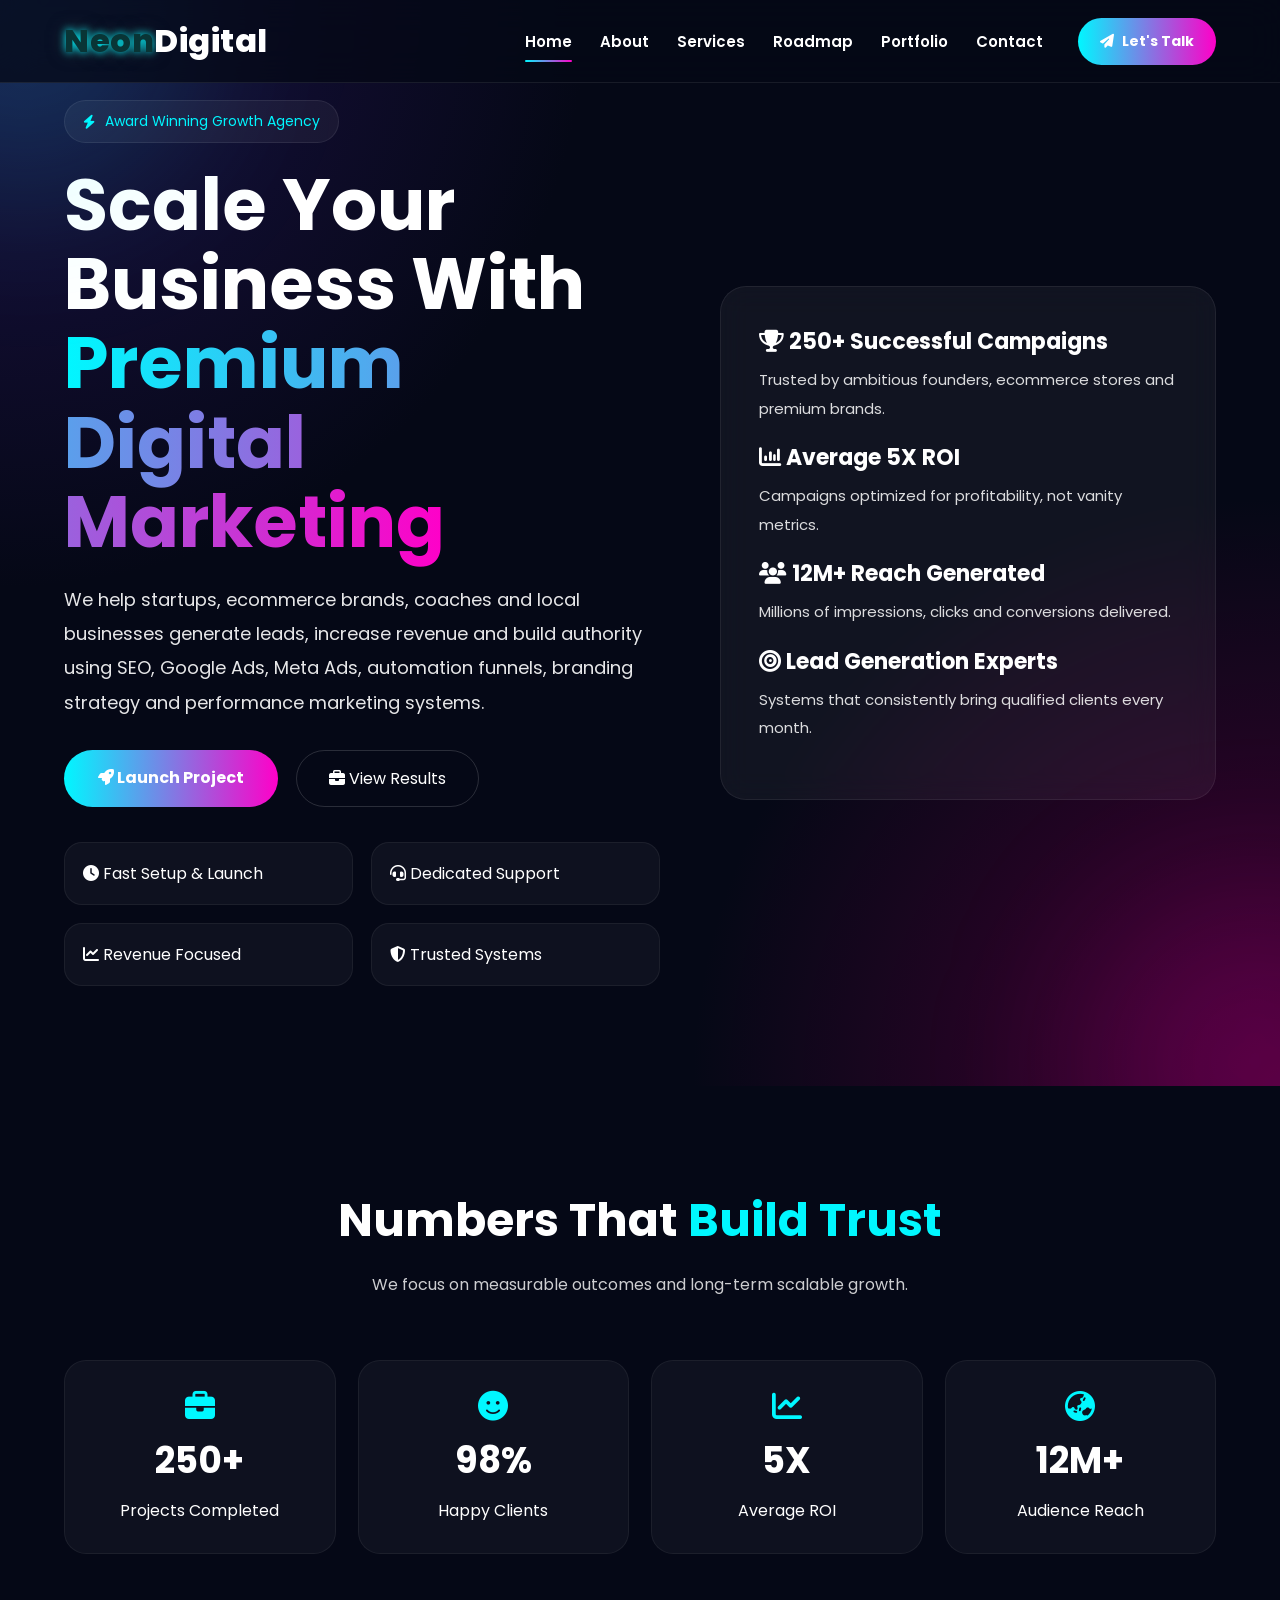
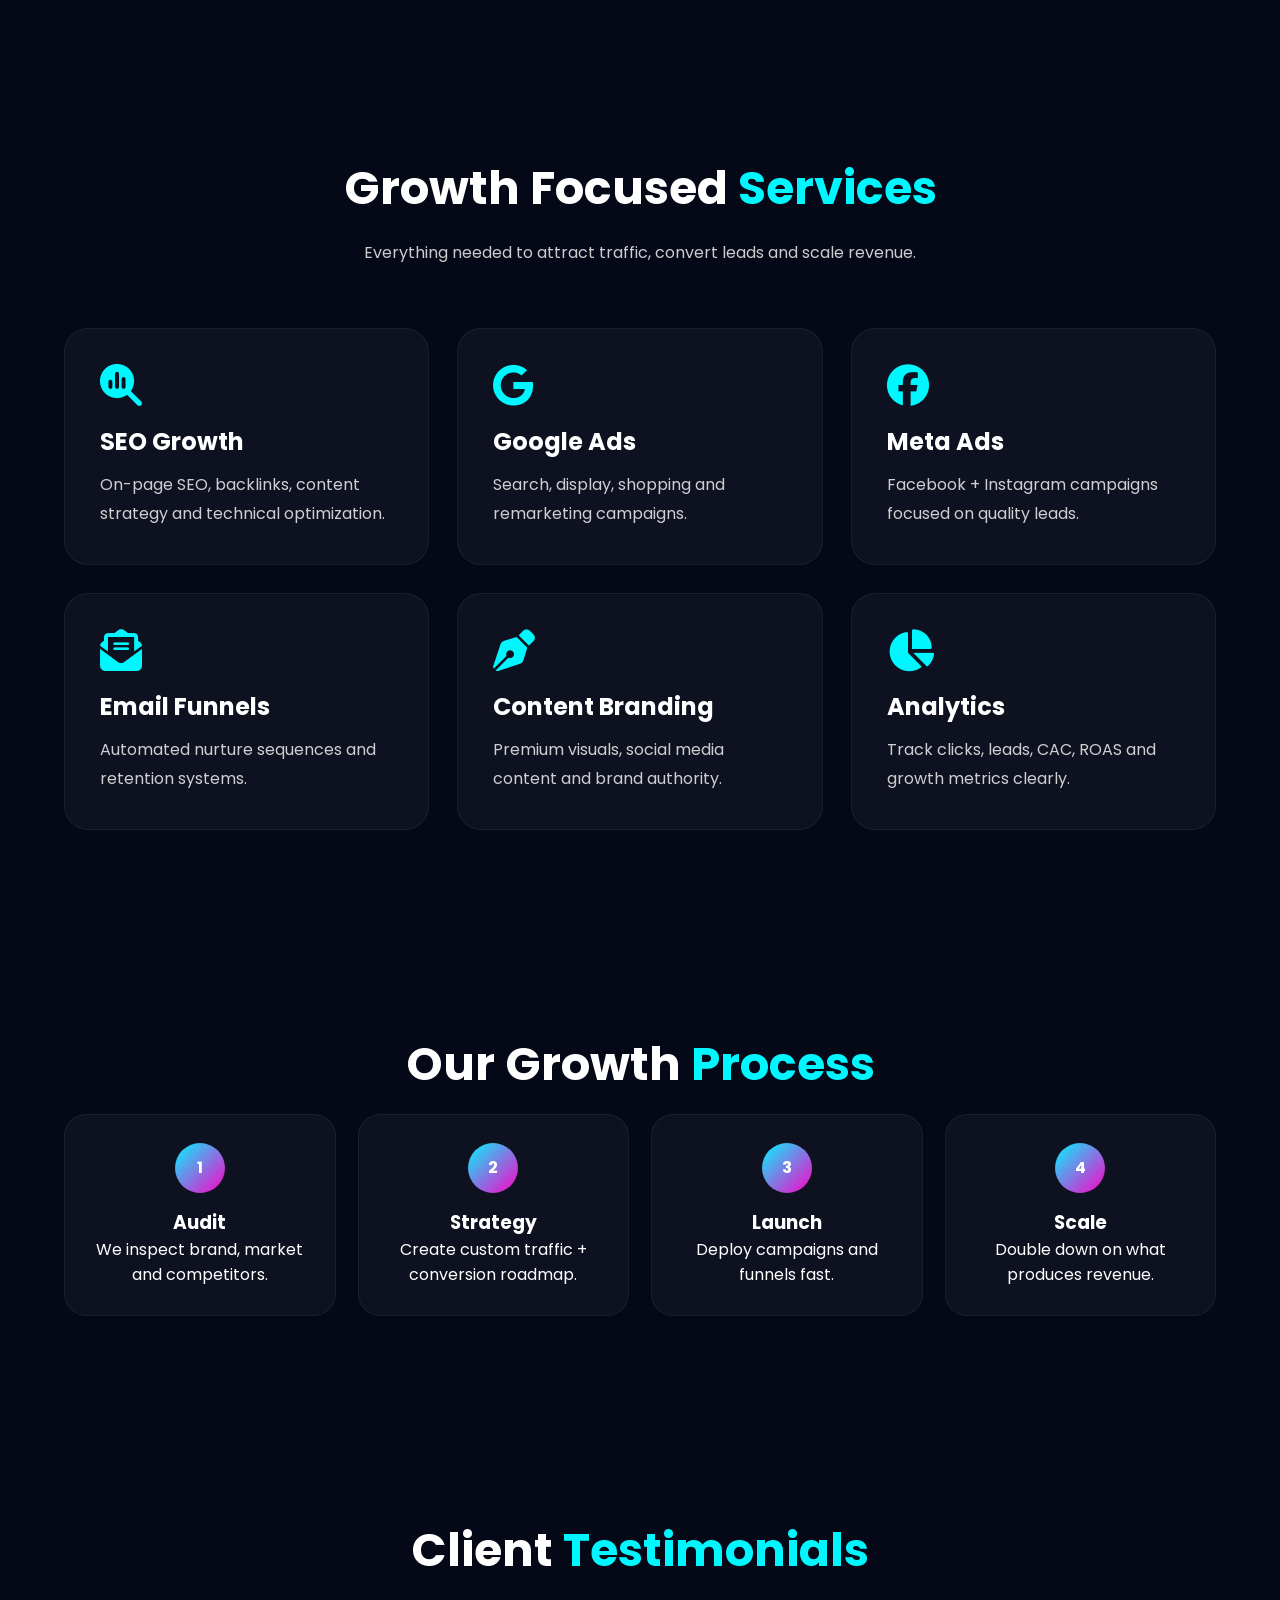
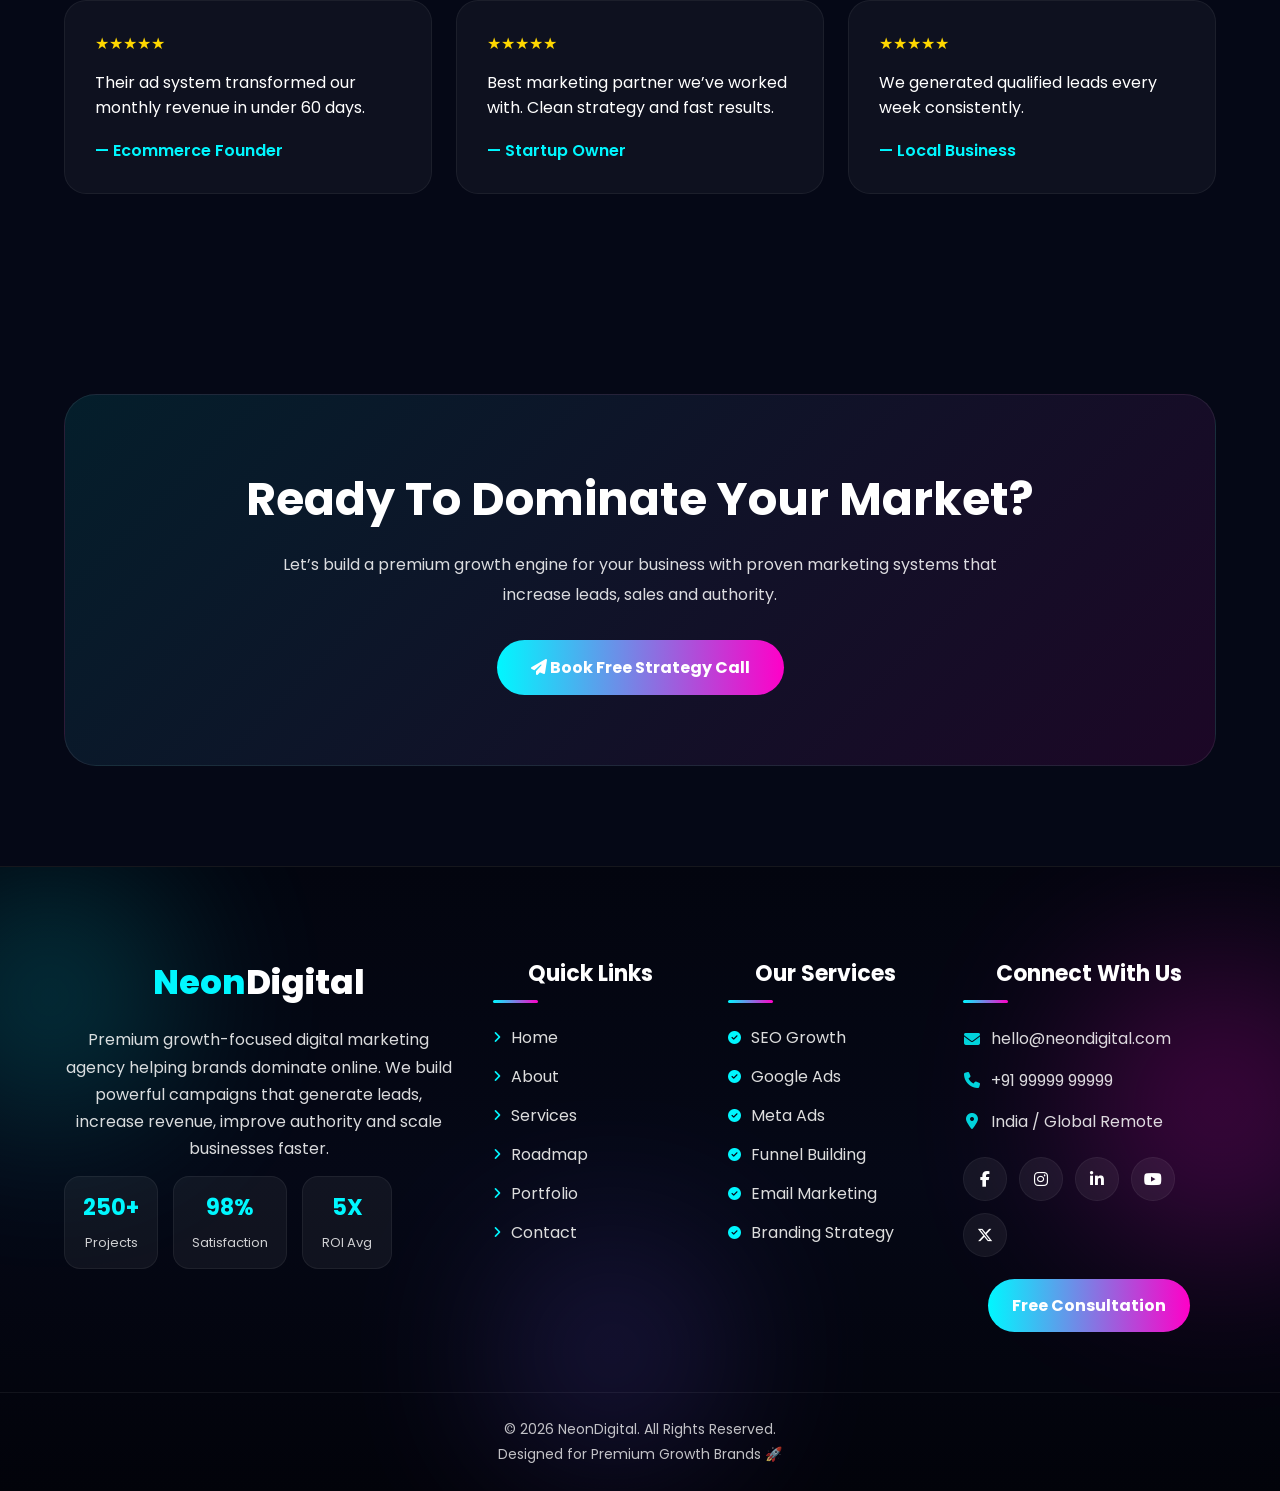
<file: index.html>
<!DOCTYPE html>
<html lang="en">
<head>
<meta charset="UTF-8">
<meta name="viewport" content="width=device-width, initial-scale=1.0">
<title>NeonDigital - Premium Growth Marketing Agency</title>

<link rel="stylesheet" href="style.css">
<link rel="stylesheet" href="https://cdnjs.cloudflare.com/ajax/libs/font-awesome/6.5.0/css/all.min.css">

<style>

/* ===== HOME PAGE EXTRA PREMIUM ===== */

.hero{
position:relative;
overflow:hidden;
}

.hero::before{
content:"";
position:absolute;
top:-150px;
left:-150px;
width:350px;
height:350px;
border-radius:50%;
background:#00f7ff22;
filter:blur(80px);
animation:moveGlow 7s infinite alternate;
}

.hero::after{
content:"";
position:absolute;
right:-150px;
bottom:-150px;
width:350px;
height:350px;
border-radius:50%;
background:#ff00c822;
filter:blur(80px);
animation:moveGlow2 7s infinite alternate;
}

@keyframes moveGlow{
from{transform:translate(0,0);}
to{transform:translate(80px,80px);}
}

@keyframes moveGlow2{
from{transform:translate(0,0);}
to{transform:translate(-80px,-80px);}
}

.hero-badge{
display:inline-flex;
gap:10px;
align-items:center;
padding:10px 18px;
border-radius:40px;
background:rgba(255,255,255,.05);
border:1px solid rgba(255,255,255,.08);
margin-bottom:22px;
color:#00f7ff;
font-size:14px;
}

.hero h1{
font-size:72px;
line-height:1.1;
margin-bottom:22px;
}

.hero p{
font-size:18px;
line-height:1.9;
max-width:650px;
opacity:.9;
margin-bottom:30px;
}

.hero-buttons{
display:flex;
gap:18px;
flex-wrap:wrap;
margin-top:25px;
}

.btn-outline{
display:inline-block;
padding:15px 32px;
border-radius:40px;
border:1px solid rgba(255,255,255,.15);
}

.hero-mini{
display:grid;
grid-template-columns:repeat(2,1fr);
gap:18px;
margin-top:35px;
}

.hero-mini-box{
padding:18px;
border-radius:18px;
background:rgba(255,255,255,.04);
border:1px solid rgba(255,255,255,.06);
}

.hero-box{
padding:38px;
border-radius:26px;
background:rgba(255,255,255,.05);
border:1px solid rgba(255,255,255,.07);
backdrop-filter:blur(14px);
animation:floatCard 4s ease-in-out infinite;
}

@keyframes floatCard{
50%{transform:translateY(-12px);}
}

.hero-box h3{
font-size:22px;
margin-bottom:8px;
}

.hero-box p{
margin-bottom:18px;
font-size:15px;
opacity:.85;
}

.stats-home{
display:grid;
grid-template-columns:repeat(4,1fr);
gap:22px;
margin-top:20px;
}

.stat-box{
padding:30px;
border-radius:22px;
text-align:center;
background:rgba(255,255,255,.04);
border:1px solid rgba(255,255,255,.06);
transition:.4s;
}

.stat-box:hover{
transform:translateY(-8px);
}

.stat-box i{
font-size:30px;
color:#00f7ff;
margin-bottom:12px;
}

.stat-box h3{
font-size:36px;
margin-bottom:10px;
}

.process-grid{
display:grid;
grid-template-columns:repeat(4,1fr);
gap:22px;
}

.step-box{
padding:28px;
border-radius:22px;
background:rgba(255,255,255,.04);
border:1px solid rgba(255,255,255,.06);
text-align:center;
}

.step-number{
width:50px;
height:50px;
border-radius:50%;
display:flex;
align-items:center;
justify-content:center;
margin:auto;
margin-bottom:15px;
background:linear-gradient(135deg,#00f7ff,#ff00c8);
font-weight:700;
}

.testimonials{
display:grid;
grid-template-columns:repeat(3,1fr);
gap:24px;
}

.review{
padding:30px;
border-radius:22px;
background:rgba(255,255,255,.04);
border:1px solid rgba(255,255,255,.06);
}

.review-stars{
color:#ffd700;
margin-bottom:14px;
}

.review-user{
margin-top:18px;
font-weight:600;
color:#00f7ff;
}

.cta-home{
padding:70px;
border-radius:32px;
text-align:center;
background:linear-gradient(135deg,#00f7ff18,#ff00c818);
border:1px solid rgba(255,255,255,.08);
}

.cta-home h2{
font-size:46px;
margin-bottom:16px;
}

.cta-home p{
max-width:760px;
margin:auto;
line-height:1.9;
opacity:.85;
margin-bottom:30px;
}

/* MOBILE */

@media(max-width:1100px){

.hero-grid,
.stats-home,
.process-grid,
.testimonials{
grid-template-columns:1fr 1fr;
}

.hero h1{
font-size:54px;
}

}

@media(max-width:768px){

.hero{
padding-top:130px;
padding-bottom:80px;
}

.hero-grid,
.stats-home,
.process-grid,
.testimonials,
.hero-mini{
grid-template-columns:1fr;
}

.hero h1{
font-size:40px;
}

.hero-buttons{
flex-direction:column;
align-items:flex-start;
}

.cta-home{
padding:35px 22px;
}

.cta-home h2{
font-size:30px;
}

}

</style>
</head>

<body>

<!-- HEADER -->
<div id="header"></div>

<!-- HERO -->
<section class="hero">
<div class="container hero-grid">

<div>

<div class="hero-badge">
<i class="fa-solid fa-bolt"></i>
Award Winning Growth Agency
</div>

<h1>
Scale Your Business With <span>Premium Digital Marketing</span>
</h1>

<p>
We help startups, ecommerce brands, coaches and local businesses
generate leads, increase revenue and build authority using SEO,
Google Ads, Meta Ads, automation funnels, branding strategy and
performance marketing systems.
</p>

<div class="hero-buttons">
<a href="contact.html" class="btn">
<i class="fa-solid fa-rocket"></i> Launch Project
</a>

<a href="portfolio.html" class="btn-outline">
<i class="fa-solid fa-briefcase"></i> View Results
</a>
</div>

<div class="hero-mini">

<div class="hero-mini-box">
<i class="fa-solid fa-clock"></i>
 Fast Setup & Launch
</div>

<div class="hero-mini-box">
<i class="fa-solid fa-headset"></i>
 Dedicated Support
</div>

<div class="hero-mini-box">
<i class="fa-solid fa-chart-line"></i>
 Revenue Focused
</div>

<div class="hero-mini-box">
<i class="fa-solid fa-shield-halved"></i>
 Trusted Systems
</div>

</div>

</div>

<div class="hero-box">

<h3><i class="fa-solid fa-trophy"></i> 250+ Successful Campaigns</h3>
<p>Trusted by ambitious founders, ecommerce stores and premium brands.</p>

<h3><i class="fa-solid fa-chart-column"></i> Average 5X ROI</h3>
<p>Campaigns optimized for profitability, not vanity metrics.</p>

<h3><i class="fa-solid fa-users"></i> 12M+ Reach Generated</h3>
<p>Millions of impressions, clicks and conversions delivered.</p>

<h3><i class="fa-solid fa-bullseye"></i> Lead Generation Experts</h3>
<p>Systems that consistently bring qualified clients every month.</p>

</div>

</div>
</section>

<!-- STATS -->
<section>
<div class="container">

<h2 class="title">Numbers That <span>Build Trust</span></h2>
<p class="subtitle">
We focus on measurable outcomes and long-term scalable growth.
</p>

<div class="stats-home">

<div class="stat-box">
<i class="fa-solid fa-briefcase"></i>
<h3>250+</h3>
<p>Projects Completed</p>
</div>

<div class="stat-box">
<i class="fa-solid fa-face-smile"></i>
<h3>98%</h3>
<p>Happy Clients</p>
</div>

<div class="stat-box">
<i class="fa-solid fa-chart-line"></i>
<h3>5X</h3>
<p>Average ROI</p>
</div>

<div class="stat-box">
<i class="fa-solid fa-earth-asia"></i>
<h3>12M+</h3>
<p>Audience Reach</p>
</div>

</div>

</div>
</section>

<!-- SERVICES -->
<section>
<div class="container">

<h2 class="title">Growth Focused <span>Services</span></h2>
<p class="subtitle">
Everything needed to attract traffic, convert leads and scale revenue.
</p>

<div class="grid-3">

<div class="card">
<i class="fa-solid fa-magnifying-glass-chart"></i>
<h3>SEO Growth</h3>
<p>On-page SEO, backlinks, content strategy and technical optimization.</p>
</div>

<div class="card">
<i class="fa-brands fa-google"></i>
<h3>Google Ads</h3>
<p>Search, display, shopping and remarketing campaigns.</p>
</div>

<div class="card">
<i class="fa-brands fa-facebook"></i>
<h3>Meta Ads</h3>
<p>Facebook + Instagram campaigns focused on quality leads.</p>
</div>

<div class="card">
<i class="fa-solid fa-envelope-open-text"></i>
<h3>Email Funnels</h3>
<p>Automated nurture sequences and retention systems.</p>
</div>

<div class="card">
<i class="fa-solid fa-pen-nib"></i>
<h3>Content Branding</h3>
<p>Premium visuals, social media content and brand authority.</p>
</div>

<div class="card">
<i class="fa-solid fa-chart-pie"></i>
<h3>Analytics</h3>
<p>Track clicks, leads, CAC, ROAS and growth metrics clearly.</p>
</div>

</div>

</div>
</section>

<!-- PROCESS -->
<section>
<div class="container">

<h2 class="title">Our Growth <span>Process</span></h2>

<div class="process-grid">

<div class="step-box">
<div class="step-number">1</div>
<h3>Audit</h3>
<p>We inspect brand, market and competitors.</p>
</div>

<div class="step-box">
<div class="step-number">2</div>
<h3>Strategy</h3>
<p>Create custom traffic + conversion roadmap.</p>
</div>

<div class="step-box">
<div class="step-number">3</div>
<h3>Launch</h3>
<p>Deploy campaigns and funnels fast.</p>
</div>

<div class="step-box">
<div class="step-number">4</div>
<h3>Scale</h3>
<p>Double down on what produces revenue.</p>
</div>

</div>

</div>
</section>

<!-- TESTIMONIALS -->
<section>
<div class="container">

<h2 class="title">Client <span>Testimonials</span></h2>

<div class="testimonials">

<div class="review">
<div class="review-stars">★★★★★</div>
<p>
Their ad system transformed our monthly revenue in under 60 days.
</p>
<div class="review-user">— Ecommerce Founder</div>
</div>

<div class="review">
<div class="review-stars">★★★★★</div>
<p>
Best marketing partner we’ve worked with. Clean strategy and fast results.
</p>
<div class="review-user">— Startup Owner</div>
</div>

<div class="review">
<div class="review-stars">★★★★★</div>
<p>
We generated qualified leads every week consistently.
</p>
<div class="review-user">— Local Business</div>
</div>

</div>

</div>
</section>

<!-- CTA -->
<section>
<div class="container">

<div class="cta-home">

<h2>Ready To Dominate Your Market?</h2>

<p>
Let’s build a premium growth engine for your business with proven
marketing systems that increase leads, sales and authority.
</p>

<a href="contact.html" class="btn">
<i class="fa-solid fa-paper-plane"></i> Book Free Strategy Call
</a>

</div>

</div>
</section>

<!-- FOOTER -->
<div id="footer"></div>

<script src="script.js"></script>
</body>
</html>
</file>
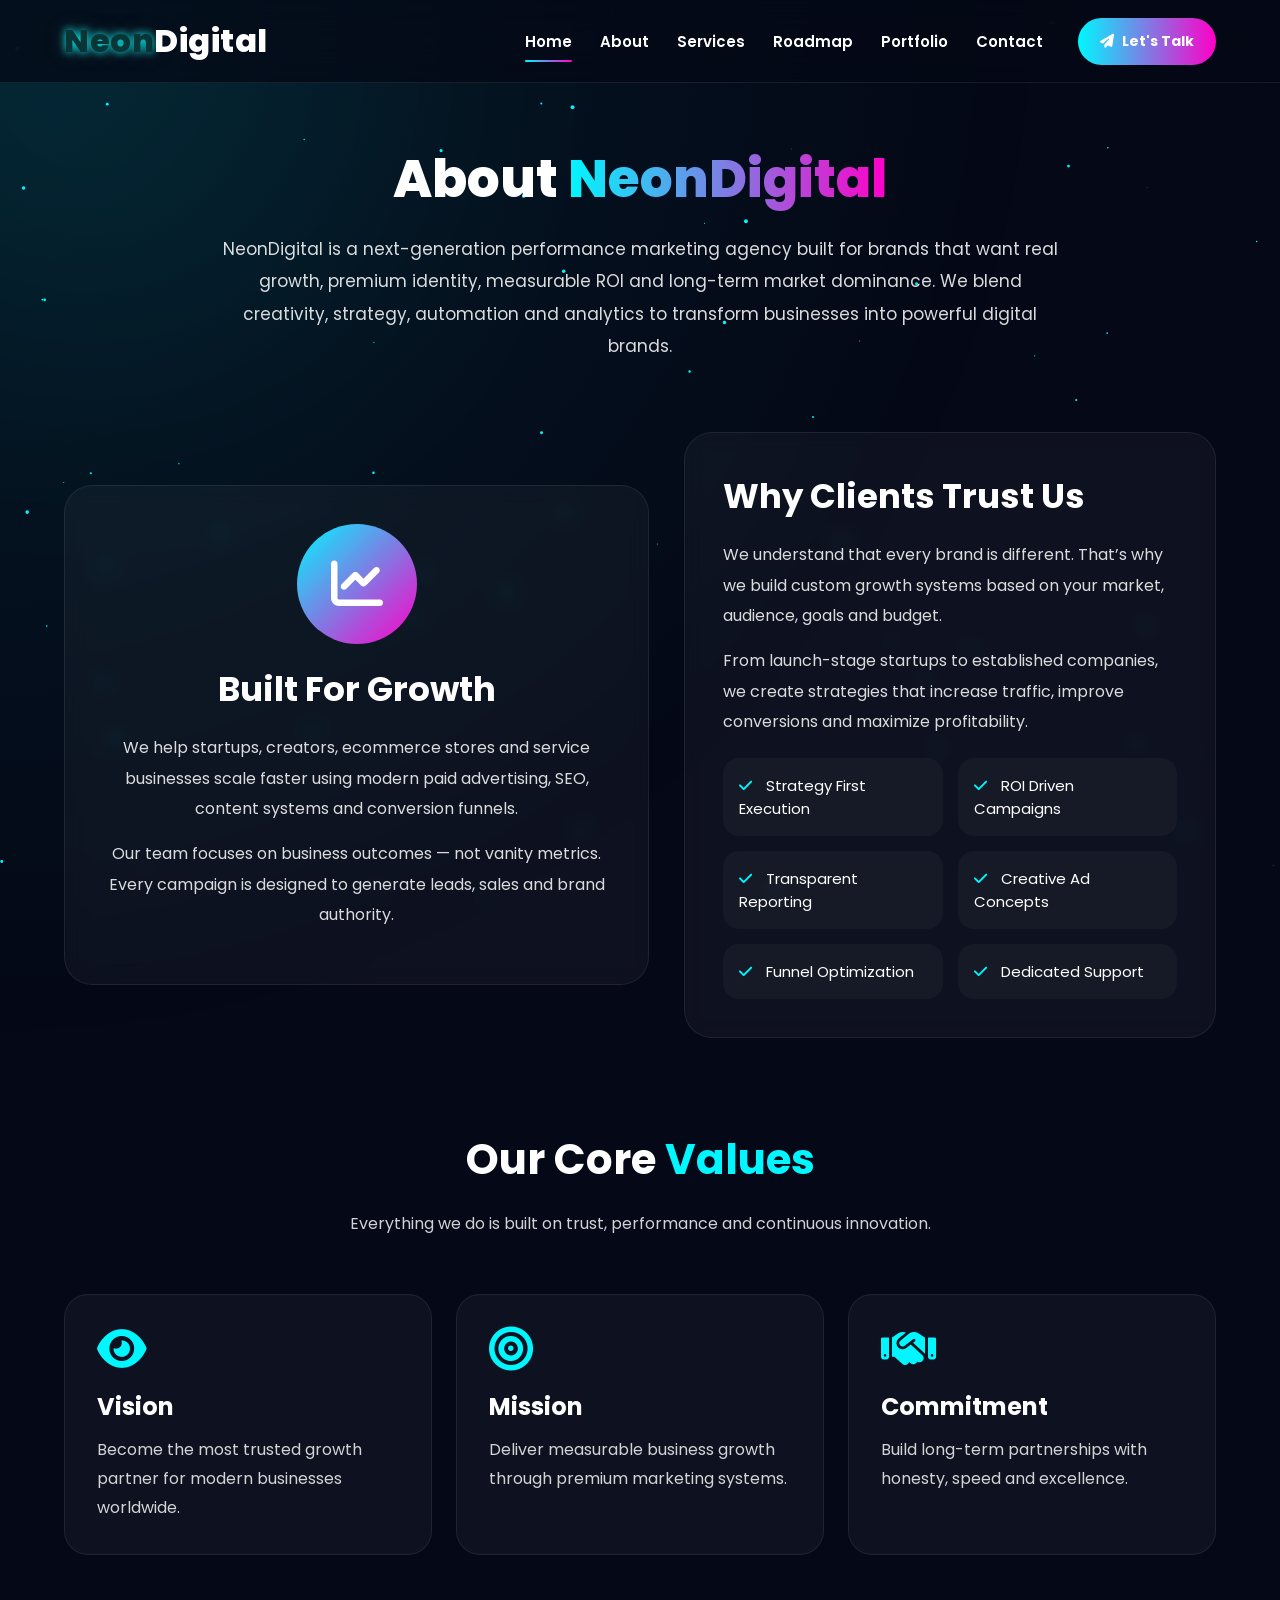
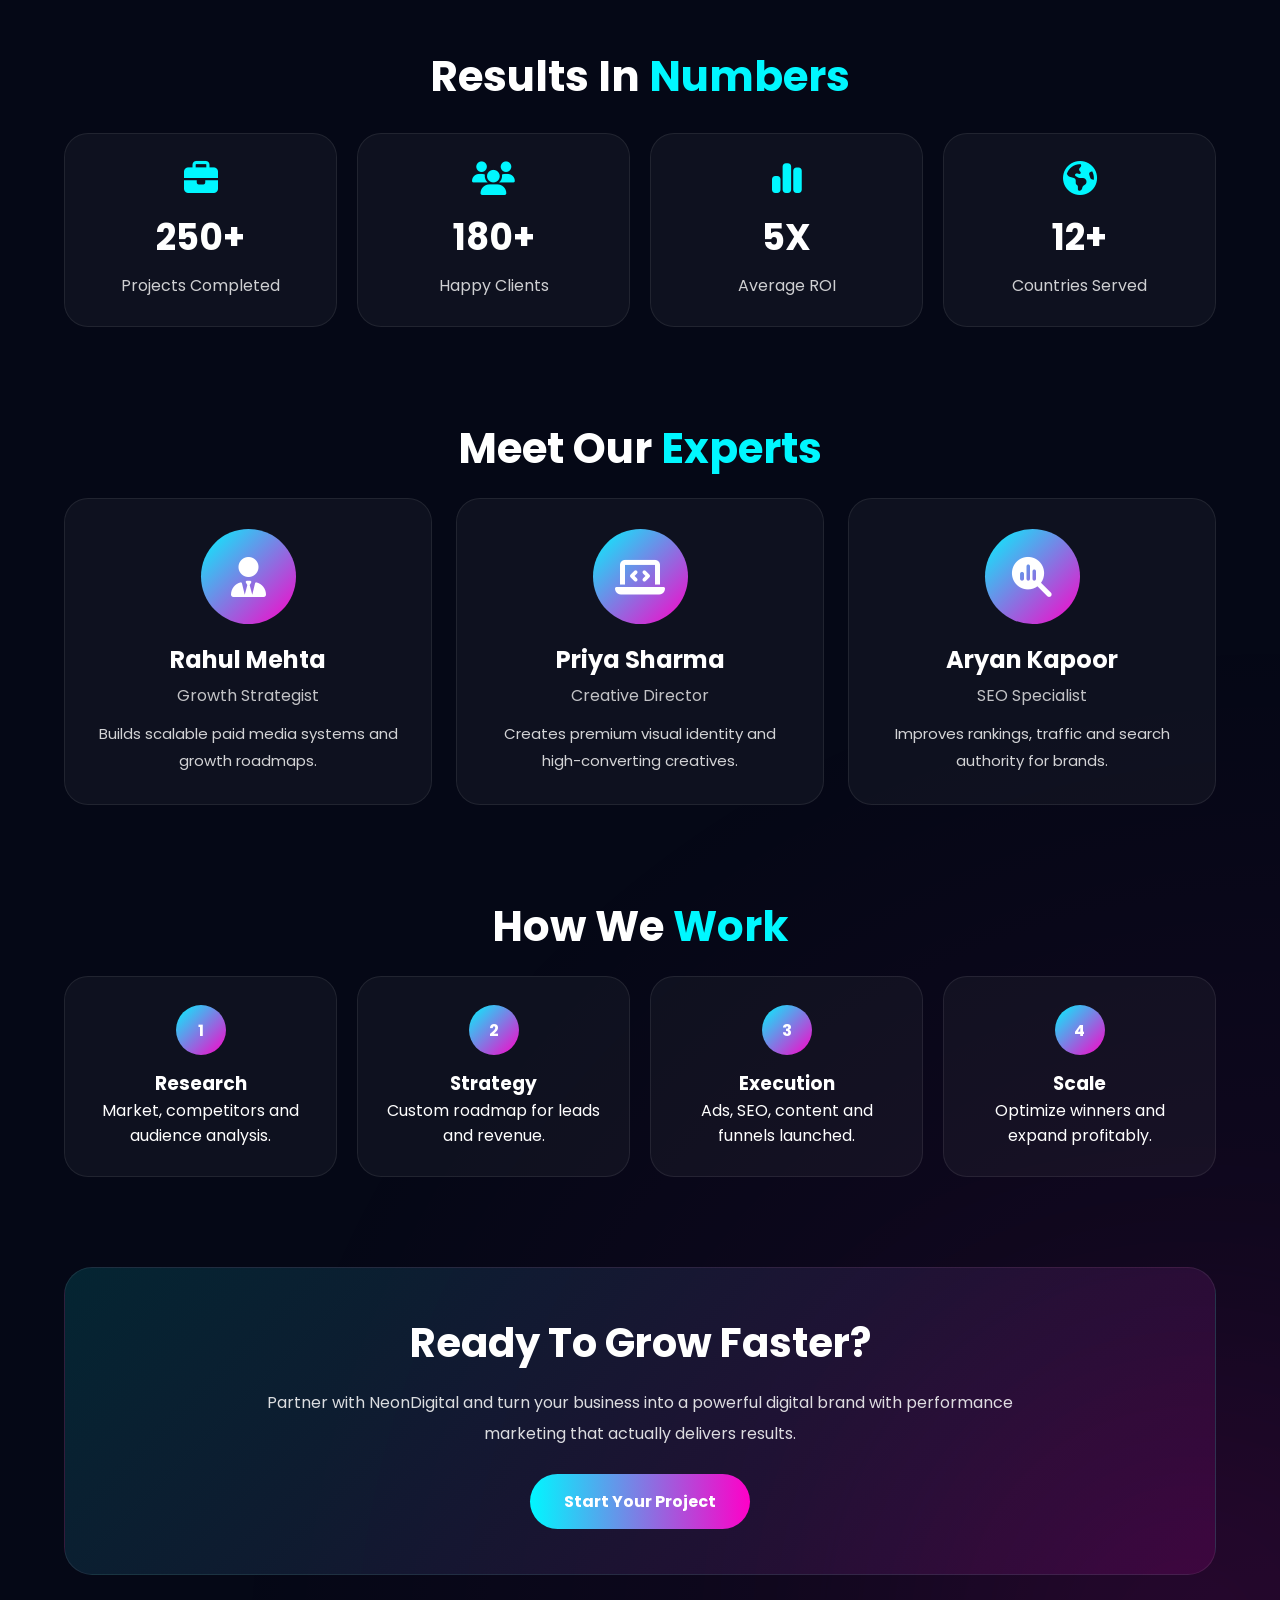
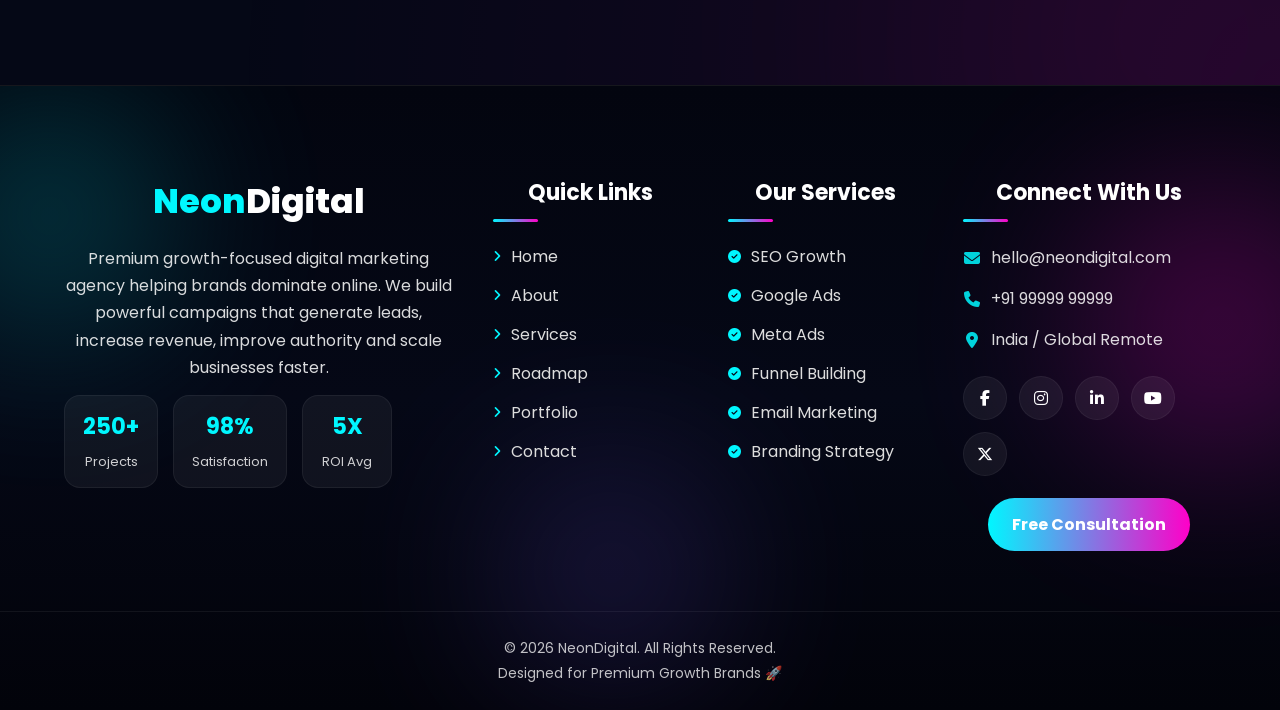
<file: about.html>
<!DOCTYPE html>
<html lang="en">
<head>
<meta charset="UTF-8">
<meta name="viewport" content="width=device-width, initial-scale=1.0">
<title>About Us | NeonDigital</title>

<link rel="stylesheet" href="style.css">
<link rel="stylesheet" href="https://cdnjs.cloudflare.com/ajax/libs/font-awesome/6.5.0/css/all.min.css">

<style>

/* ===============================
   PREMIUM ABOUT PAGE V2
=================================*/

.about-page{
padding:140px 0 110px;
position:relative;
overflow:hidden;
background:
radial-gradient(circle at top left,rgba(0,247,255,.08),transparent 30%),
radial-gradient(circle at bottom right,rgba(255,0,200,.08),transparent 30%);
}

.about-page .container{
position:relative;
z-index:2;
}

/* floating glow */
.about-page::before,
.about-page::after{
content:"";
position:absolute;
width:380px;
height:380px;
border-radius:50%;
filter:blur(160px);
opacity:.16;
z-index:0;
}

.about-page::before{
top:-120px;
left:-100px;
background:#00f7ff;
}

.about-page::after{
right:-100px;
bottom:-140px;
background:#ff00c8;
}

.title{
font-size:52px;
text-align:center;
margin-bottom:15px;
font-weight:800;
}

.title span{
background:linear-gradient(90deg,#00f7ff,#ff00c8);
-webkit-background-clip:text;
-webkit-text-fill-color:transparent;
}

.subtitle{
max-width:850px;
margin:auto;
text-align:center;
line-height:1.9;
opacity:.85;
font-size:17px;
margin-bottom:70px;
}

/* hero about */

.about-top{
display:grid;
grid-template-columns:1.1fr 1fr;
gap:35px;
align-items:center;
margin-bottom:90px;
}

.glass-box{
background:rgba(255,255,255,.04);
border:1px solid rgba(255,255,255,.08);
padding:38px;
border-radius:28px;
backdrop-filter:blur(10px);
transition:.4s;
}

.glass-box:hover{
transform:translateY(-10px);
box-shadow:0 0 30px rgba(0,247,255,.10);
}

.about-icon-big{
width:120px;
height:120px;
border-radius:50%;
display:flex;
align-items:center;
justify-content:center;
font-size:52px;
margin:auto;
margin-bottom:20px;
background:linear-gradient(135deg,#00f7ff,#ff00c8);
}

.glass-box h2{
font-size:34px;
margin-bottom:18px;
}

.glass-box p{
line-height:1.9;
opacity:.85;
margin-bottom:15px;
}

/* feature list */

.feature-list{
display:grid;
grid-template-columns:repeat(2,1fr);
gap:15px;
margin-top:20px;
}

.feature-list div{
padding:16px;
border-radius:16px;
background:rgba(255,255,255,.03);
font-size:15px;
}

.feature-list i{
color:#00f7ff;
margin-right:10px;
}

/* section */

.section-gap{
margin-top:90px;
}

.section-title{
font-size:42px;
text-align:center;
margin-bottom:18px;
font-weight:700;
}

.section-title span{
color:#00f7ff;
}

.section-text{
text-align:center;
max-width:780px;
margin:auto;
line-height:1.9;
opacity:.82;
margin-bottom:55px;
}

/* cards */

.grid-3{
display:grid;
grid-template-columns:repeat(3,1fr);
gap:24px;
}

.card{
background:rgba(255,255,255,.04);
border:1px solid rgba(255,255,255,.08);
padding:32px;
border-radius:24px;
transition:.4s;
}

.card:hover{
transform:translateY(-10px);
box-shadow:0 0 28px rgba(255,0,200,.12);
}

.card i{
font-size:44px;
color:#00f7ff;
margin-bottom:18px;
}

.card h3{
font-size:24px;
margin-bottom:12px;
}

.card p{
line-height:1.8;
opacity:.82;
}

/* stats */

.stats{
display:grid;
grid-template-columns:repeat(4,1fr);
gap:20px;
margin-top:25px;
}

.stat{
padding:28px;
border-radius:24px;
text-align:center;
background:rgba(255,255,255,.04);
border:1px solid rgba(255,255,255,.08);
}

.stat i{
font-size:34px;
color:#00f7ff;
margin-bottom:14px;
}

.stat h3{
font-size:36px;
margin-bottom:8px;
}

.stat p{
opacity:.8;
}

/* team */

.team-grid{
display:grid;
grid-template-columns:repeat(3,1fr);
gap:24px;
}

.team-card{
padding:30px;
text-align:center;
border-radius:24px;
background:rgba(255,255,255,.04);
border:1px solid rgba(255,255,255,.08);
transition:.4s;
}

.team-card:hover{
transform:translateY(-10px);
}

.avatar{
width:95px;
height:95px;
border-radius:50%;
margin:auto;
margin-bottom:18px;
display:flex;
align-items:center;
justify-content:center;
font-size:40px;
background:linear-gradient(135deg,#00f7ff,#ff00c8);
}

.team-card h4{
font-size:24px;
margin-bottom:6px;
}

.team-card span{
display:block;
opacity:.75;
margin-bottom:12px;
}

.team-card p{
line-height:1.8;
opacity:.82;
font-size:15px;
}

/* timeline */

.timeline{
display:grid;
grid-template-columns:repeat(4,1fr);
gap:20px;
}

.step{
padding:28px;
border-radius:24px;
background:rgba(255,255,255,.04);
border:1px solid rgba(255,255,255,.08);
text-align:center;
}

.step-number{
width:50px;
height:50px;
border-radius:50%;
margin:auto;
margin-bottom:14px;
display:flex;
align-items:center;
justify-content:center;
font-weight:700;
background:linear-gradient(135deg,#00f7ff,#ff00c8);
}

/* CTA */

.cta-box{
padding:45px;
border-radius:28px;
text-align:center;
background:linear-gradient(135deg,rgba(0,247,255,.12),rgba(255,0,200,.12));
border:1px solid rgba(255,255,255,.08);
}

.cta-box h2{
font-size:40px;
margin-bottom:15px;
}

.cta-box p{
max-width:760px;
margin:auto;
line-height:1.9;
opacity:.85;
margin-bottom:25px;
}

.btn{
display:inline-block;
padding:15px 34px;
border-radius:40px;
font-weight:700;
background:linear-gradient(90deg,#00f7ff,#ff00c8);
color:#fff;
text-decoration:none;
}

/* responsive */

@media(max-width:992px){

.about-top,
.grid-3,
.stats,
.team-grid,
.timeline{
grid-template-columns:1fr;
}

.feature-list{
grid-template-columns:1fr;
}

.title{
font-size:40px;
}

.section-title{
font-size:34px;
}

.glass-box,
.card,
.team-card,
.stat,
.step,
.cta-box{
padding:24px;
}

}

</style>
</head>

<body>

<div id="header"></div>

<section class="about-page">
<div class="container">

<h1 class="title">About <span>NeonDigital</span></h1>

<p class="subtitle">
NeonDigital is a next-generation performance marketing agency built for brands that want real growth,
premium identity, measurable ROI and long-term market dominance. We blend creativity, strategy,
automation and analytics to transform businesses into powerful digital brands.
</p>

<!-- TOP -->
<div class="about-top">

<div class="glass-box">
<div class="about-icon-big">
<i class="fa-solid fa-chart-line"></i>
</div>

<h2 style="text-align:center;">Built For Growth</h2>

<p style="text-align:center;">
We help startups, creators, ecommerce stores and service businesses scale faster using
modern paid advertising, SEO, content systems and conversion funnels.
</p>

<p style="text-align:center;">
Our team focuses on business outcomes — not vanity metrics.
Every campaign is designed to generate leads, sales and brand authority.
</p>
</div>

<div class="glass-box">

<h2>Why Clients Trust Us</h2>

<p>
We understand that every brand is different. That’s why we build custom growth systems
based on your market, audience, goals and budget.
</p>

<p>
From launch-stage startups to established companies, we create strategies that increase
traffic, improve conversions and maximize profitability.
</p>

<div class="feature-list">
<div><i class="fa-solid fa-check"></i> Strategy First Execution</div>
<div><i class="fa-solid fa-check"></i> ROI Driven Campaigns</div>
<div><i class="fa-solid fa-check"></i> Transparent Reporting</div>
<div><i class="fa-solid fa-check"></i> Creative Ad Concepts</div>
<div><i class="fa-solid fa-check"></i> Funnel Optimization</div>
<div><i class="fa-solid fa-check"></i> Dedicated Support</div>
</div>

</div>

</div>

<!-- VALUES -->
<div class="section-gap">

<h2 class="section-title">Our Core <span>Values</span></h2>
<p class="section-text">
Everything we do is built on trust, performance and continuous innovation.
</p>

<div class="grid-3">

<div class="card">
<i class="fa-solid fa-eye"></i>
<h3>Vision</h3>
<p>Become the most trusted growth partner for modern businesses worldwide.</p>
</div>

<div class="card">
<i class="fa-solid fa-bullseye"></i>
<h3>Mission</h3>
<p>Deliver measurable business growth through premium marketing systems.</p>
</div>

<div class="card">
<i class="fa-solid fa-handshake"></i>
<h3>Commitment</h3>
<p>Build long-term partnerships with honesty, speed and excellence.</p>
</div>

</div>

</div>

<!-- STATS -->
<div class="section-gap">

<h2 class="section-title">Results In <span>Numbers</span></h2>

<div class="stats">

<div class="stat">
<i class="fa-solid fa-briefcase"></i>
<h3>250+</h3>
<p>Projects Completed</p>
</div>

<div class="stat">
<i class="fa-solid fa-users"></i>
<h3>180+</h3>
<p>Happy Clients</p>
</div>

<div class="stat">
<i class="fa-solid fa-chart-simple"></i>
<h3>5X</h3>
<p>Average ROI</p>
</div>

<div class="stat">
<i class="fa-solid fa-earth-americas"></i>
<h3>12+</h3>
<p>Countries Served</p>
</div>

</div>

</div>

<!-- TEAM -->
<div class="section-gap">

<h2 class="section-title">Meet Our <span>Experts</span></h2>

<div class="team-grid">

<div class="team-card">
<div class="avatar"><i class="fa-solid fa-user-tie"></i></div>
<h4>Rahul Mehta</h4>
<span>Growth Strategist</span>
<p>Builds scalable paid media systems and growth roadmaps.</p>
</div>

<div class="team-card">
<div class="avatar"><i class="fa-solid fa-laptop-code"></i></div>
<h4>Priya Sharma</h4>
<span>Creative Director</span>
<p>Creates premium visual identity and high-converting creatives.</p>
</div>

<div class="team-card">
<div class="avatar"><i class="fa-solid fa-magnifying-glass-chart"></i></div>
<h4>Aryan Kapoor</h4>
<span>SEO Specialist</span>
<p>Improves rankings, traffic and search authority for brands.</p>
</div>

</div>

</div>

<!-- PROCESS -->
<div class="section-gap">

<h2 class="section-title">How We <span>Work</span></h2>

<div class="timeline">

<div class="step">
<div class="step-number">1</div>
<h3>Research</h3>
<p>Market, competitors and audience analysis.</p>
</div>

<div class="step">
<div class="step-number">2</div>
<h3>Strategy</h3>
<p>Custom roadmap for leads and revenue.</p>
</div>

<div class="step">
<div class="step-number">3</div>
<h3>Execution</h3>
<p>Ads, SEO, content and funnels launched.</p>
</div>

<div class="step">
<div class="step-number">4</div>
<h3>Scale</h3>
<p>Optimize winners and expand profitably.</p>
</div>

</div>

</div>

<!-- CTA -->
<div class="section-gap">

<div class="cta-box">
<h2>Ready To Grow Faster?</h2>
<p>
Partner with NeonDigital and turn your business into a powerful digital brand
with performance marketing that actually delivers results.
</p>
<a href="contact.html" class="btn">Start Your Project</a>
</div>

</div>

</div>
</section>

<div id="footer"></div>

<script src="script.js"></script>

</body>
</html>
</file>
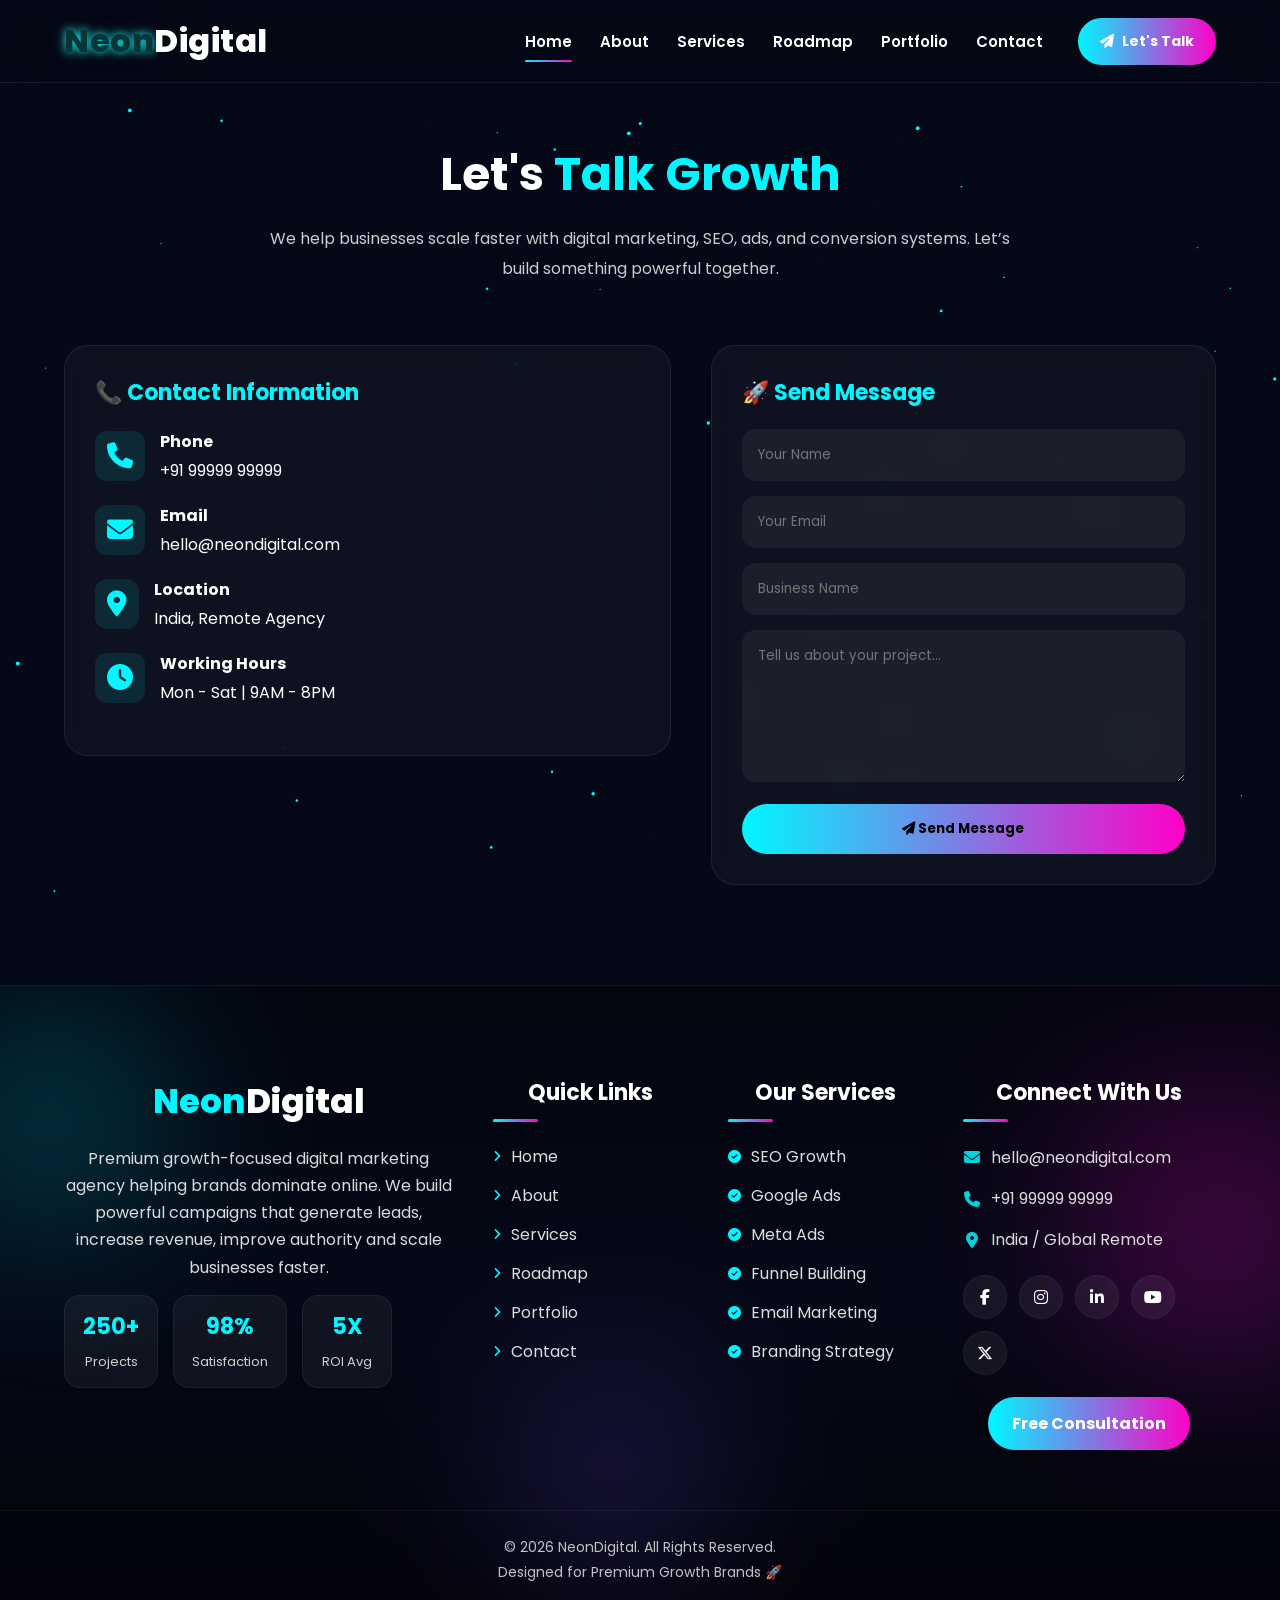
<file: contact.html>
<!DOCTYPE html>
<html>
<head>
<title>Contact | NeonDigital</title>

<meta name="viewport" content="width=device-width, initial-scale=1.0">

<link rel="stylesheet" href="style.css">
<link rel="stylesheet" href="https://cdnjs.cloudflare.com/ajax/libs/font-awesome/6.5.0/css/all.min.css">

<style>

/* EXTRA CONTACT STYLES */

.contact-grid{
display:grid;
grid-template-columns:1.2fr 1fr;
gap:40px;
align-items:start;
}

.contact-card{
padding:30px;
border-radius:24px;
background:rgba(255,255,255,.04);
border:1px solid rgba(255,255,255,.08);
backdrop-filter:blur(12px);
transition:.4s;
animation:float 5s ease-in-out infinite;
}

.contact-card:hover{
transform:translateY(-10px);
box-shadow:0 0 25px rgba(0,247,255,.2);
}

.contact-info{
display:flex;
gap:15px;
align-items:center;
margin-bottom:20px;
}

.contact-info i{
font-size:26px;
color:#00f7ff;
background:rgba(0,247,255,.1);
padding:12px;
border-radius:12px;
}

.contact-info div h4{
margin-bottom:4px;
}

input,textarea{
width:100%;
padding:16px;
margin-bottom:15px;
border:none;
outline:none;
border-radius:14px;
background:rgba(255,255,255,.06);
color:#fff;
transition:.3s;
}

input:focus,textarea:focus{
box-shadow:0 0 10px rgba(0,247,255,.3);
}

.form-title{
margin-bottom:20px;
font-size:22px;
color:#00f7ff;
}

.glow-btn{
width:100%;
padding:15px;
border:none;
border-radius:40px;
font-weight:700;
cursor:pointer;
background:linear-gradient(90deg,#00f7ff,#ff00c8);
transition:.4s;
}

.glow-btn:hover{
transform:translateY(-5px);
box-shadow:0 10px 25px rgba(255,0,200,.3);
}

/* FLOAT ANIMATION */
@keyframes float{
0%,100%{transform:translateY(0);}
50%{transform:translateY(-10px);}
}

/* MOBILE */
@media(max-width:900px){
.contact-grid{
grid-template-columns:1fr;
}
}

</style>

</head>

<body>

<!-- HEADER -->
<div id="header"></div>

<!-- TITLE -->
<section style="padding-top:140px;">
<div class="container">

<h1 class="title">Let's <span>Talk Growth</span></h1>
<p class="subtitle">
We help businesses scale faster with digital marketing, SEO, ads, and conversion systems.
Let’s build something powerful together.
</p>

<!-- CONTACT GRID -->
<div class="contact-grid">

<!-- LEFT INFO -->
<div class="contact-card">

<h3 class="form-title">📞 Contact Information</h3>

<div class="contact-info">
<i class="fa-solid fa-phone"></i>
<div>
<h4>Phone</h4>
<p>+91 99999 99999</p>
</div>
</div>

<div class="contact-info">
<i class="fa-solid fa-envelope"></i>
<div>
<h4>Email</h4>
<p>hello@neondigital.com</p>
</div>
</div>

<div class="contact-info">
<i class="fa-solid fa-location-dot"></i>
<div>
<h4>Location</h4>
<p>India, Remote Agency</p>
</div>
</div>

<div class="contact-info">
<i class="fa-solid fa-clock"></i>
<div>
<h4>Working Hours</h4>
<p>Mon - Sat | 9AM - 8PM</p>
</div>
</div>

</div>

<!-- RIGHT FORM -->
<div class="contact-card">

<h3 class="form-title">🚀 Send Message</h3>

<form>

<input type="text" placeholder="Your Name" required>

<input type="email" placeholder="Your Email" required>

<input type="text" placeholder="Business Name">

<textarea rows="6" placeholder="Tell us about your project..."></textarea>

<button class="glow-btn">
<i class="fa-solid fa-paper-plane"></i> Send Message
</button>

</form>

</div>

</div>

</div>
</section>

<!-- FOOTER -->
<div id="footer"></div>

<script src="script.js"></script>

</body>
</html>
</file>
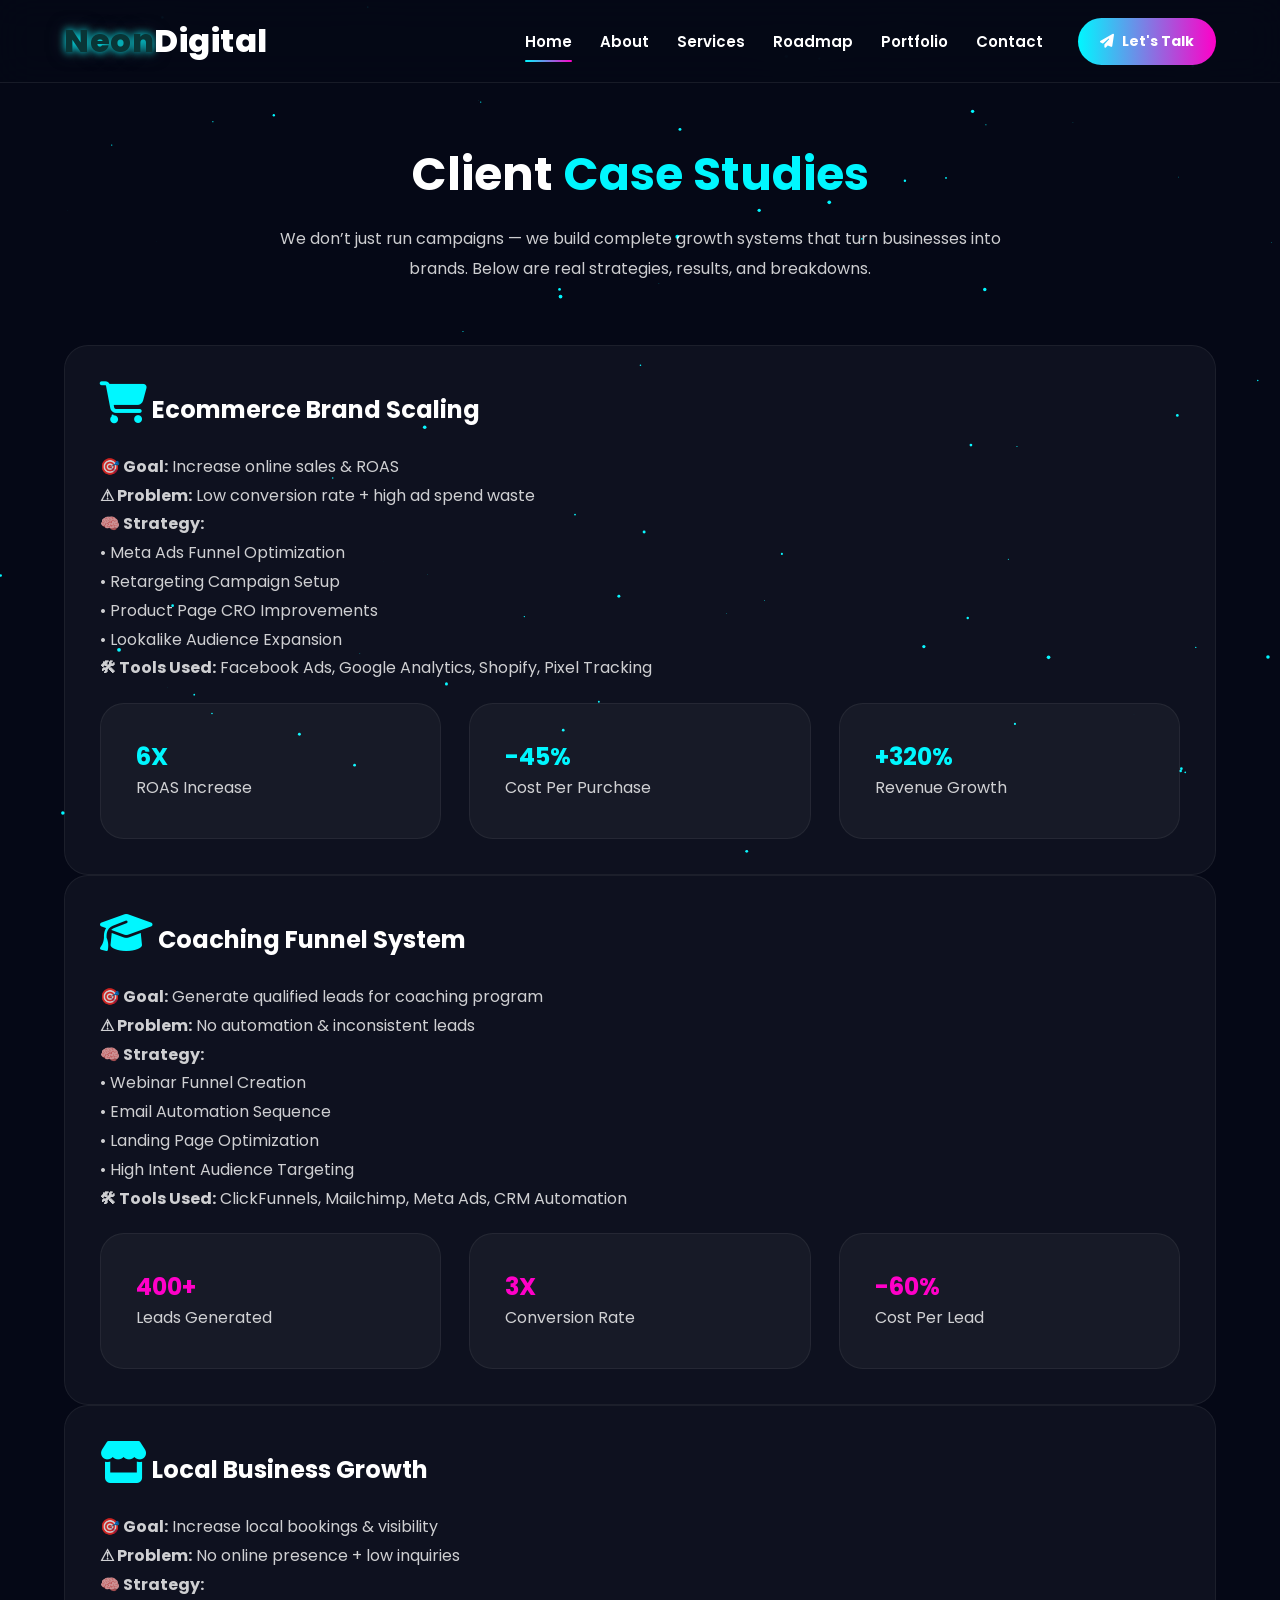
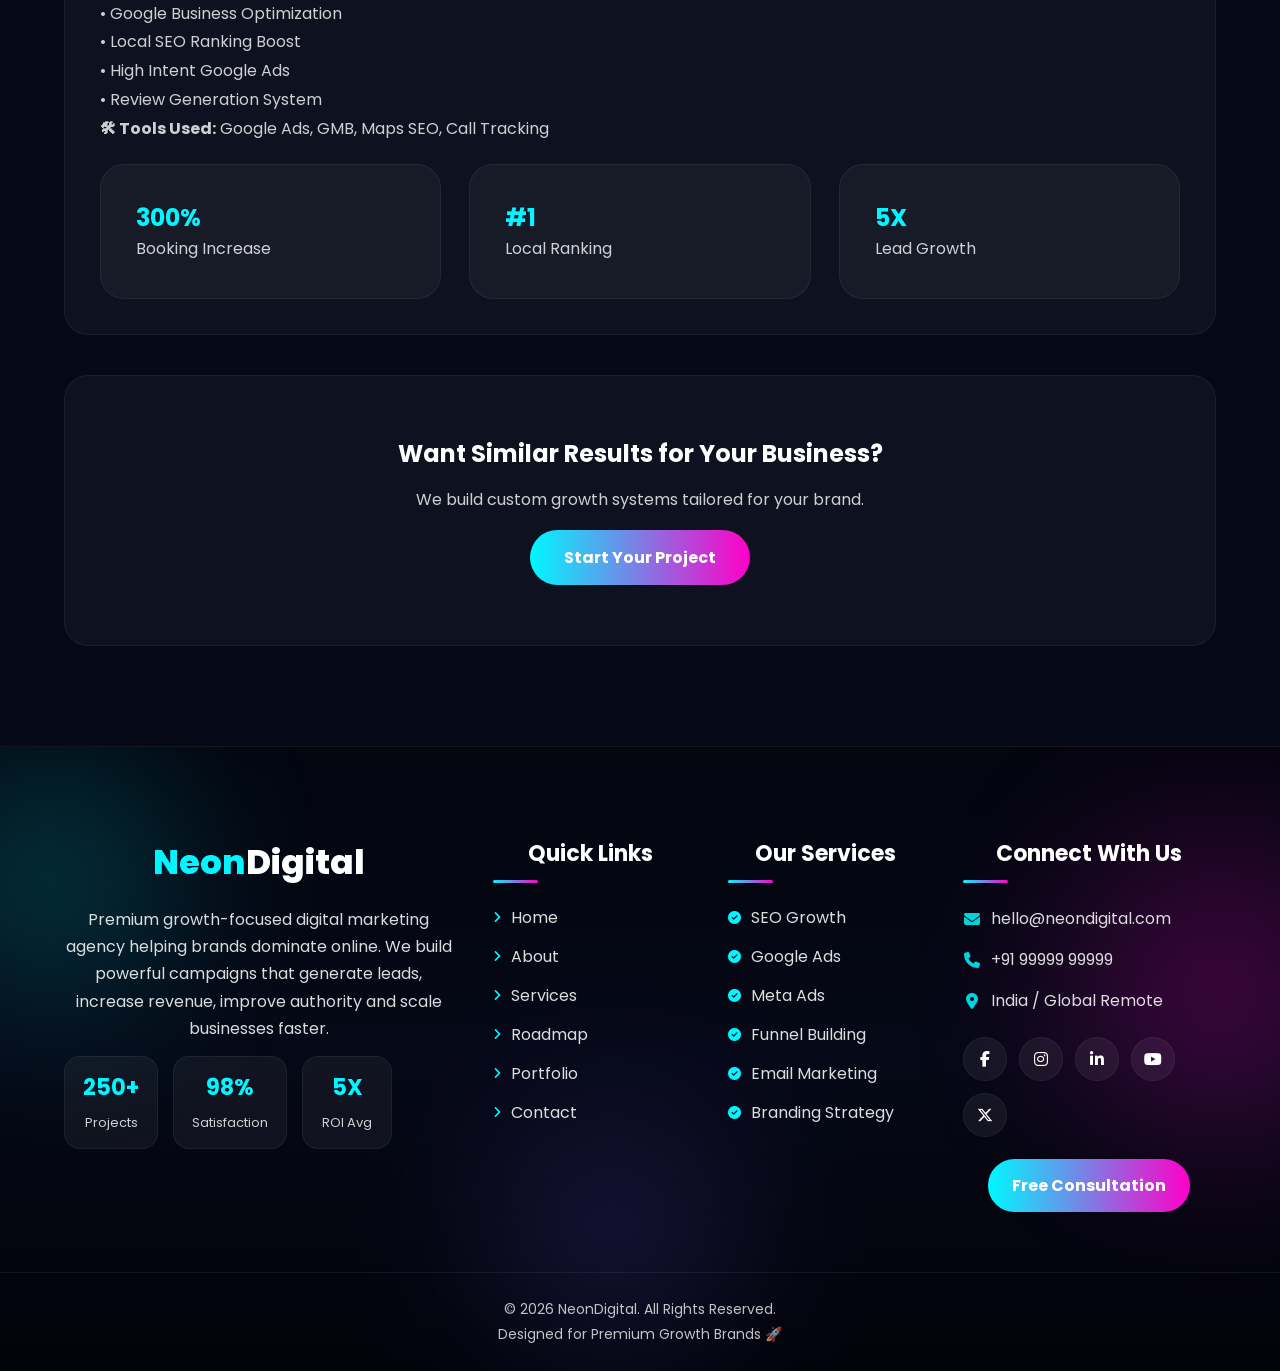
<file: portfolio.html>
<!DOCTYPE html>
<html lang="en">
<head>
<meta charset="UTF-8">
<meta name="viewport" content="width=device-width, initial-scale=1.0">
<title>Portfolio | NeonDigital</title>

<link rel="stylesheet" href="style.css">
<link rel="stylesheet" href="https://cdnjs.cloudflare.com/ajax/libs/font-awesome/6.5.0/css/all.min.css">
</head>
<body>

<div id="header"></div>

<section style="padding-top:140px;">
<div class="container">

<h1 class="title">Client <span>Case Studies</span></h1>

<p class="subtitle">
We don’t just run campaigns — we build complete growth systems that turn businesses into brands.
Below are real strategies, results, and breakdowns.
</p>

<!-- CASE STUDY 1 -->
<div class="card reveal">

<h3><i class="fa-solid fa-cart-shopping"></i> Ecommerce Brand Scaling</h3>

<p><b>🎯 Goal:</b> Increase online sales & ROAS</p>
<p><b>⚠ Problem:</b> Low conversion rate + high ad spend waste</p>

<p><b>🧠 Strategy:</b><br>
• Meta Ads Funnel Optimization<br>
• Retargeting Campaign Setup<br>
• Product Page CRO Improvements<br>
• Lookalike Audience Expansion
</p>

<p><b>🛠 Tools Used:</b> Facebook Ads, Google Analytics, Shopify, Pixel Tracking</p>

<div class="grid-3" style="margin-top:20px;">
<div class="card">
<h2 style="color:#00f7ff;">6X</h2>
<p>ROAS Increase</p>
</div>

<div class="card">
<h2 style="color:#00f7ff;">-45%</h2>
<p>Cost Per Purchase</p>
</div>

<div class="card">
<h2 style="color:#00f7ff;">+320%</h2>
<p>Revenue Growth</p>
</div>
</div>

</div>

<!-- CASE STUDY 2 -->
<div class="card reveal">

<h3><i class="fa-solid fa-graduation-cap"></i> Coaching Funnel System</h3>

<p><b>🎯 Goal:</b> Generate qualified leads for coaching program</p>
<p><b>⚠ Problem:</b> No automation & inconsistent leads</p>

<p><b>🧠 Strategy:</b><br>
• Webinar Funnel Creation<br>
• Email Automation Sequence<br>
• Landing Page Optimization<br>
• High Intent Audience Targeting
</p>

<p><b>🛠 Tools Used:</b> ClickFunnels, Mailchimp, Meta Ads, CRM Automation</p>

<div class="grid-3" style="margin-top:20px;">
<div class="card">
<h2 style="color:#ff00c8;">400+</h2>
<p>Leads Generated</p>
</div>

<div class="card">
<h2 style="color:#ff00c8;">3X</h2>
<p>Conversion Rate</p>
</div>

<div class="card">
<h2 style="color:#ff00c8;">-60%</h2>
<p>Cost Per Lead</p>
</div>
</div>

</div>

<!-- CASE STUDY 3 -->
<div class="card reveal">

<h3><i class="fa-solid fa-store"></i> Local Business Growth</h3>

<p><b>🎯 Goal:</b> Increase local bookings & visibility</p>
<p><b>⚠ Problem:</b> No online presence + low inquiries</p>

<p><b>🧠 Strategy:</b><br>
• Google Business Optimization<br>
• Local SEO Ranking Boost<br>
• High Intent Google Ads<br>
• Review Generation System
</p>

<p><b>🛠 Tools Used:</b> Google Ads, GMB, Maps SEO, Call Tracking</p>

<div class="grid-3" style="margin-top:20px;">
<div class="card">
<h2 style="color:#00f7ff;">300%</h2>
<p>Booking Increase</p>
</div>

<div class="card">
<h2 style="color:#00f7ff;">#1</h2>
<p>Local Ranking</p>
</div>

<div class="card">
<h2 style="color:#00f7ff;">5X</h2>
<p>Lead Growth</p>
</div>
</div>

</div>

<!-- CTA -->
<div class="card reveal" style="text-align:center; margin-top:40px; padding:60px;">
<h2>Want Similar Results for Your Business?</h2>
<p style="opacity:.8; margin:15px 0;">
We build custom growth systems tailored for your brand.
</p>
<a href="contact.html" class="btn">Start Your Project</a>
</div>

</div>
</section>

<div id="footer"></div>

<script src="script.js"></script>
</body>
</html>
</file>
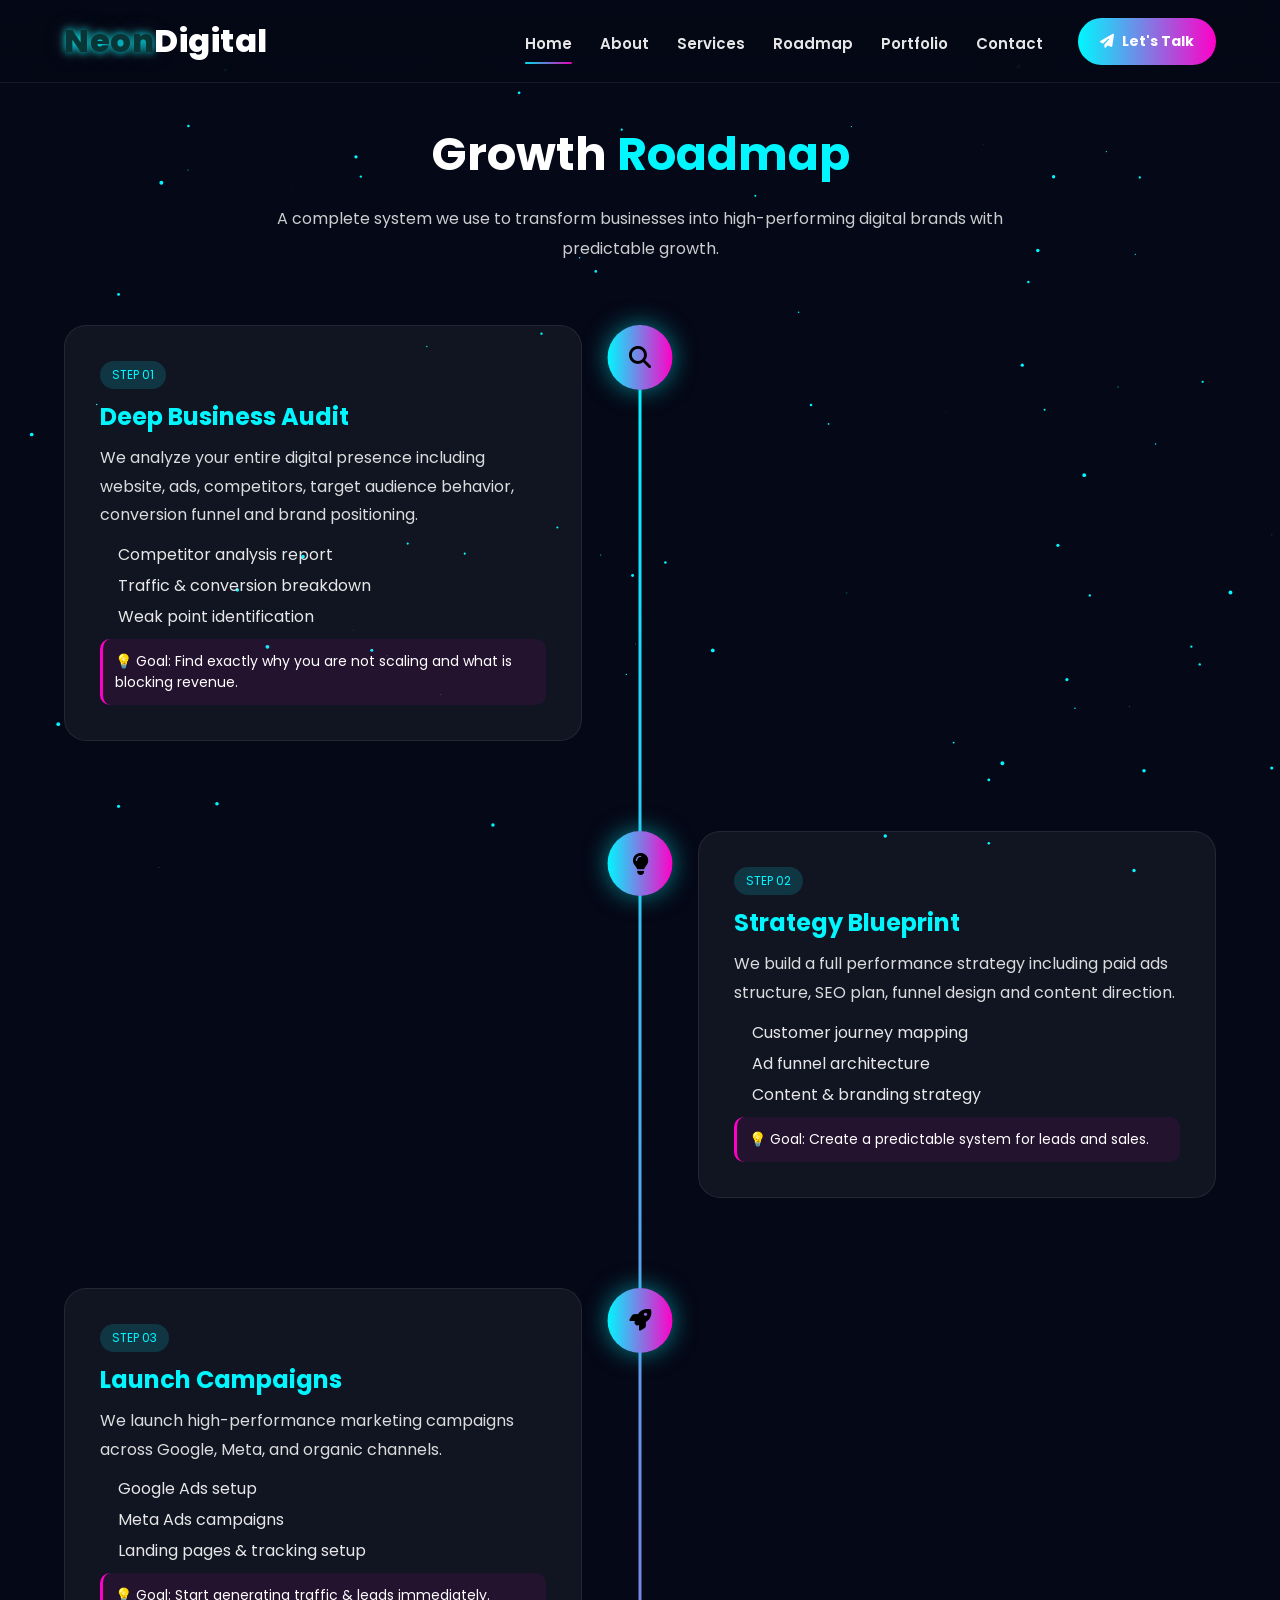
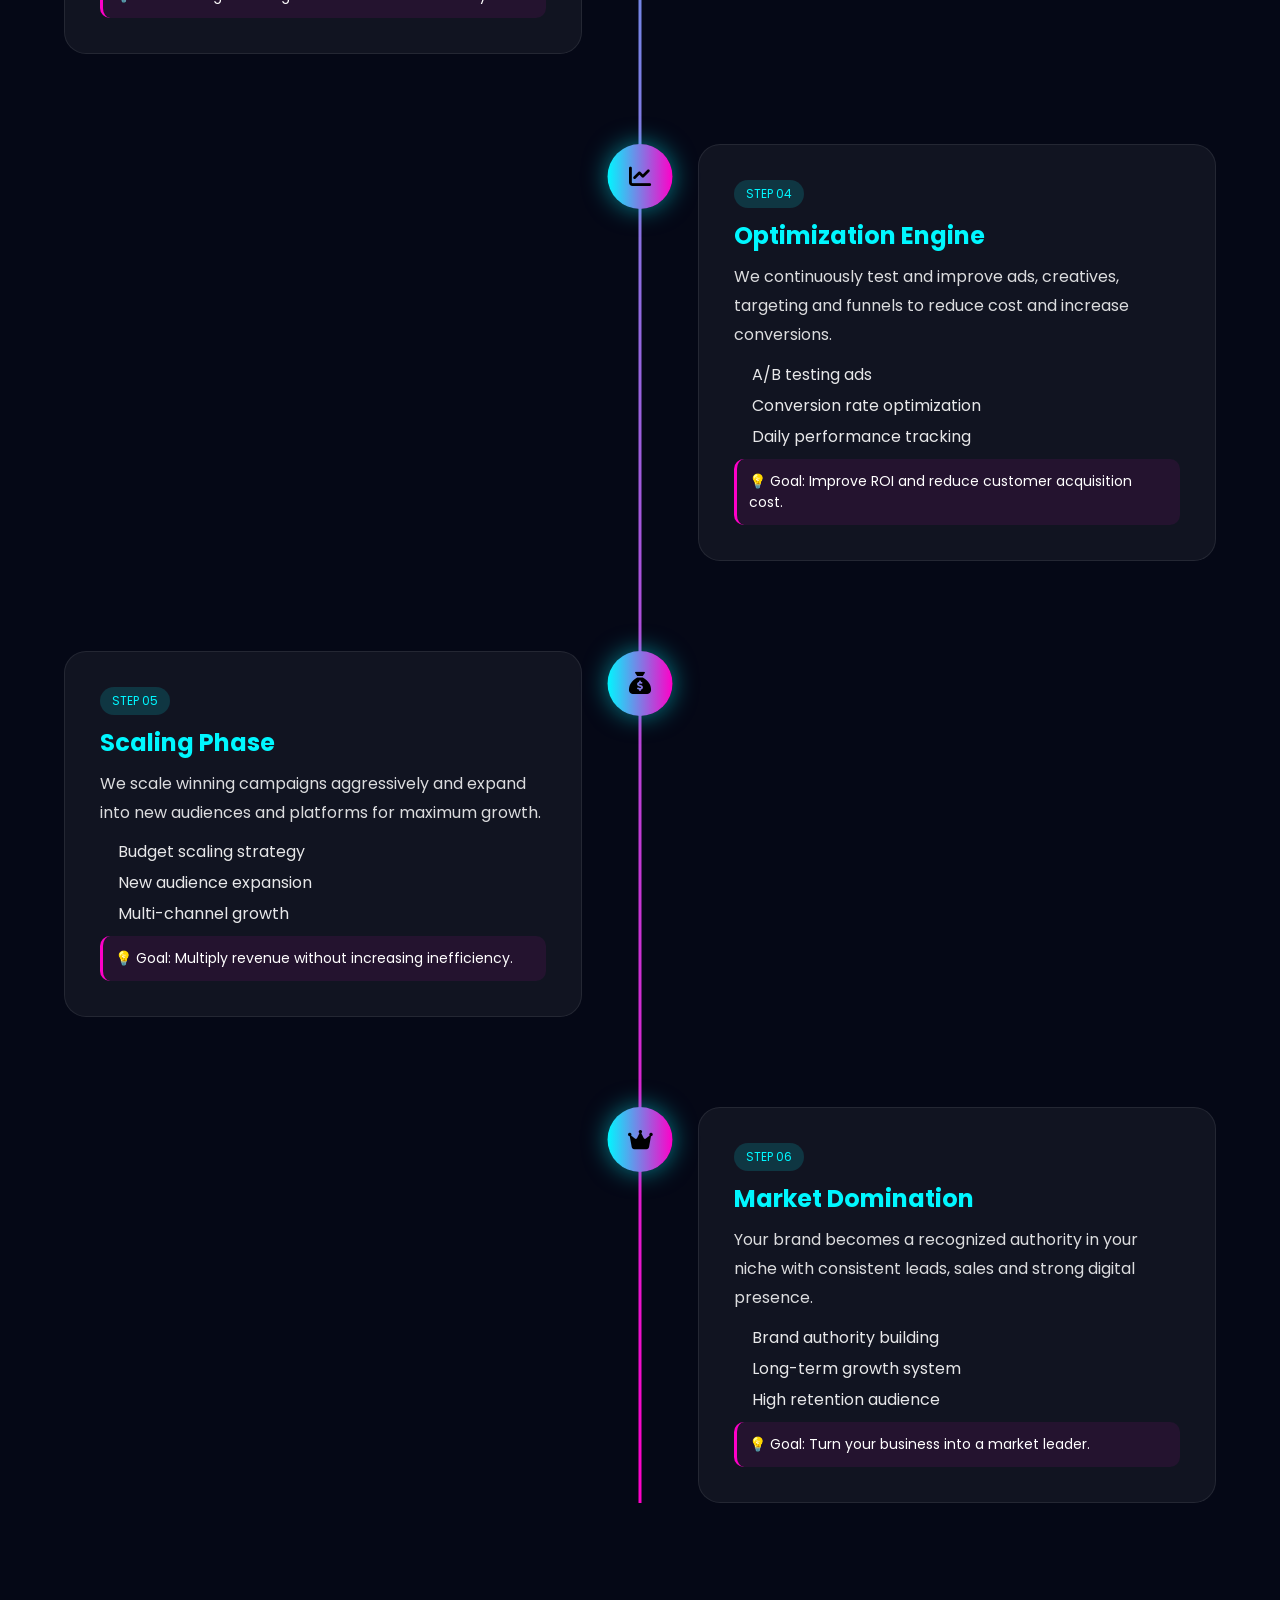
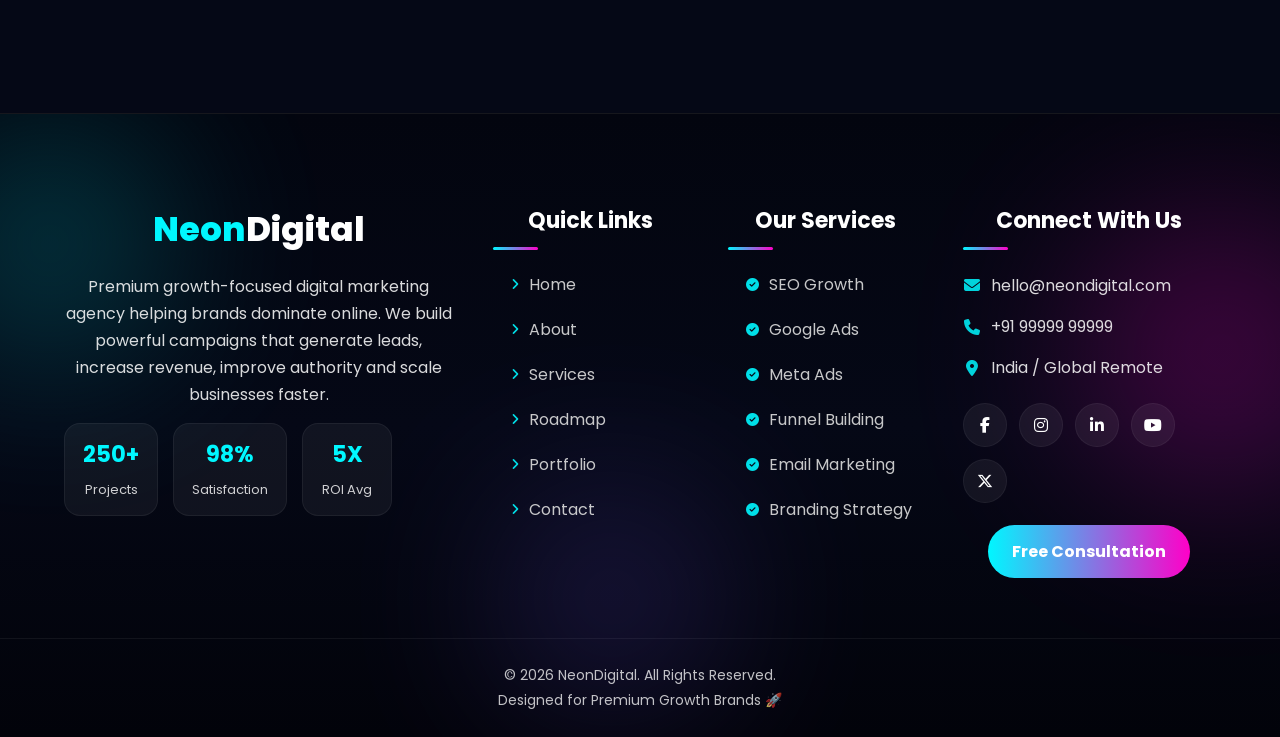
<file: roadmap.html>
<!DOCTYPE html>
<html lang="en">
<head>
<meta charset="UTF-8">
<meta name="viewport" content="width=device-width, initial-scale=1.0">
<title>Growth Roadmap</title>

<link rel="stylesheet" href="style.css">
<link rel="stylesheet" href="https://cdnjs.cloudflare.com/ajax/libs/font-awesome/6.5.0/css/all.min.css">

<style>

/* ===== HEADER SPACING ===== */
section{
padding:120px 0;
}

/* ===== ROADMAP CONTAINER ===== */
.timeline{
position:relative;
margin-top:60px;
}

.timeline::before{
content:"";
position:absolute;
left:50%;
top:0;
width:3px;
height:100%;
background:linear-gradient(#00f7ff,#ff00c8);
transform:translateX(-50%);
}

/* ===== ITEM ===== */
.timeline-item{
display:flex;
justify-content:space-between;
align-items:flex-start;
margin-bottom:90px;
position:relative;
}

/* alternate layout */
.timeline-item:nth-child(even){
flex-direction:row-reverse;
}

/* ICON */
.timeline-icon{
width:65px;
height:65px;
border-radius:50%;
background:linear-gradient(90deg,#00f7ff,#ff00c8);
display:flex;
align-items:center;
justify-content:center;
font-size:22px;
color:#000;
position:absolute;
left:50%;
transform:translateX(-50%);
box-shadow:0 0 25px rgba(0,247,255,0.5);
z-index:2;
}

/* BOX */
.timeline-box{
width:45%;
background:rgba(255,255,255,0.05);
padding:35px;
border-radius:22px;
border:1px solid rgba(255,255,255,0.08);
transition:0.4s;
position:relative;
overflow:hidden;
}

.timeline-box:hover{
transform:translateY(-10px);
box-shadow:0 0 30px rgba(0,247,255,0.25);
}

/* STEP TAG */
.step-tag{
display:inline-block;
padding:5px 12px;
font-size:12px;
border-radius:20px;
background:rgba(0,247,255,0.15);
color:#00f7ff;
margin-bottom:10px;
}

/* TITLE */
.timeline-box h3{
font-size:24px;
margin-bottom:10px;
color:#00f7ff;
}

/* DESCRIPTION */
.timeline-box p{
opacity:0.85;
line-height:1.8;
margin-bottom:12px;
}

/* HIGHLIGHT BOX */
.highlight{
background:rgba(255,0,200,0.08);
padding:12px;
border-left:3px solid #ff00c8;
border-radius:10px;
font-size:14px;
margin-top:10px;
}

/* BULLETS */
ul{
margin-top:10px;
padding-left:18px;
opacity:0.9;
}

ul li{
margin-bottom:6px;
}

/* ANIMATION */
.timeline-box{
opacity:0;
transform:translateY(40px);
animation:fadeUp 0.8s ease forwards;
}

.timeline-item:nth-child(1) .timeline-box{animation-delay:0.1s;}
.timeline-item:nth-child(2) .timeline-box{animation-delay:0.2s;}
.timeline-item:nth-child(3) .timeline-box{animation-delay:0.3s;}
.timeline-item:nth-child(4) .timeline-box{animation-delay:0.4s;}
.timeline-item:nth-child(5) .timeline-box{animation-delay:0.5s;}
.timeline-item:nth-child(6) .timeline-box{animation-delay:0.6s;}

@keyframes fadeUp{
to{opacity:1;transform:translateY(0);}
}

/* MOBILE */
@media(max-width:900px){

.timeline::before{
left:20px;
}

.timeline-item,
.timeline-item:nth-child(even){
flex-direction:column;
}

.timeline-box{
width:100%;
margin-left:60px;
}

.timeline-icon{
left:20px;
transform:none;
}
}

</style>

</head>
<body>

<div id="header"></div>

<section>
<div class="container">

<h1 class="title">Growth <span>Roadmap</span></h1>

<p class="subtitle">
A complete system we use to transform businesses into high-performing digital brands with predictable growth.
</p>

<div class="timeline">

<!-- 1 -->
<div class="timeline-item">
<div class="timeline-icon"><i class="fa-solid fa-magnifying-glass"></i></div>

<div class="timeline-box">
<span class="step-tag">STEP 01</span>
<h3>Deep Business Audit</h3>

<p>
We analyze your entire digital presence including website, ads, competitors,
target audience behavior, conversion funnel and brand positioning.
</p>

<ul>
<li>Competitor analysis report</li>
<li>Traffic & conversion breakdown</li>
<li>Weak point identification</li>
</ul>

<div class="highlight">
💡 Goal: Find exactly why you are not scaling and what is blocking revenue.
</div>
</div>
</div>

<!-- 2 -->
<div class="timeline-item">
<div class="timeline-icon"><i class="fa-solid fa-lightbulb"></i></div>

<div class="timeline-box">
<span class="step-tag">STEP 02</span>
<h3>Strategy Blueprint</h3>

<p>
We build a full performance strategy including paid ads structure,
SEO plan, funnel design and content direction.
</p>

<ul>
<li>Customer journey mapping</li>
<li>Ad funnel architecture</li>
<li>Content & branding strategy</li>
</ul>

<div class="highlight">
💡 Goal: Create a predictable system for leads and sales.
</div>
</div>
</div>

<!-- 3 -->
<div class="timeline-item">
<div class="timeline-icon"><i class="fa-solid fa-rocket"></i></div>

<div class="timeline-box">
<span class="step-tag">STEP 03</span>
<h3>Launch Campaigns</h3>

<p>
We launch high-performance marketing campaigns across Google,
Meta, and organic channels.
</p>

<ul>
<li>Google Ads setup</li>
<li>Meta Ads campaigns</li>
<li>Landing pages & tracking setup</li>
</ul>

<div class="highlight">
💡 Goal: Start generating traffic & leads immediately.
</div>
</div>
</div>

<!-- 4 -->
<div class="timeline-item">
<div class="timeline-icon"><i class="fa-solid fa-chart-line"></i></div>

<div class="timeline-box">
<span class="step-tag">STEP 04</span>
<h3>Optimization Engine</h3>

<p>
We continuously test and improve ads, creatives, targeting and funnels
to reduce cost and increase conversions.
</p>

<ul>
<li>A/B testing ads</li>
<li>Conversion rate optimization</li>
<li>Daily performance tracking</li>
</ul>

<div class="highlight">
💡 Goal: Improve ROI and reduce customer acquisition cost.
</div>
</div>
</div>

<!-- 5 -->
<div class="timeline-item">
<div class="timeline-icon"><i class="fa-solid fa-sack-dollar"></i></div>

<div class="timeline-box">
<span class="step-tag">STEP 05</span>
<h3>Scaling Phase</h3>

<p>
We scale winning campaigns aggressively and expand into new audiences
and platforms for maximum growth.
</p>

<ul>
<li>Budget scaling strategy</li>
<li>New audience expansion</li>
<li>Multi-channel growth</li>
</ul>

<div class="highlight">
💡 Goal: Multiply revenue without increasing inefficiency.
</div>
</div>
</div>

<!-- 6 -->
<div class="timeline-item">
<div class="timeline-icon"><i class="fa-solid fa-crown"></i></div>

<div class="timeline-box">
<span class="step-tag">STEP 06</span>
<h3>Market Domination</h3>

<p>
Your brand becomes a recognized authority in your niche with
consistent leads, sales and strong digital presence.
</p>

<ul>
<li>Brand authority building</li>
<li>Long-term growth system</li>
<li>High retention audience</li>
</ul>

<div class="highlight">
💡 Goal: Turn your business into a market leader.
</div>
</div>
</div>

</div>

</div>
</section>

<div id="footer"></div>

<script src="script.js"></script>
</body>
</html>
</file>
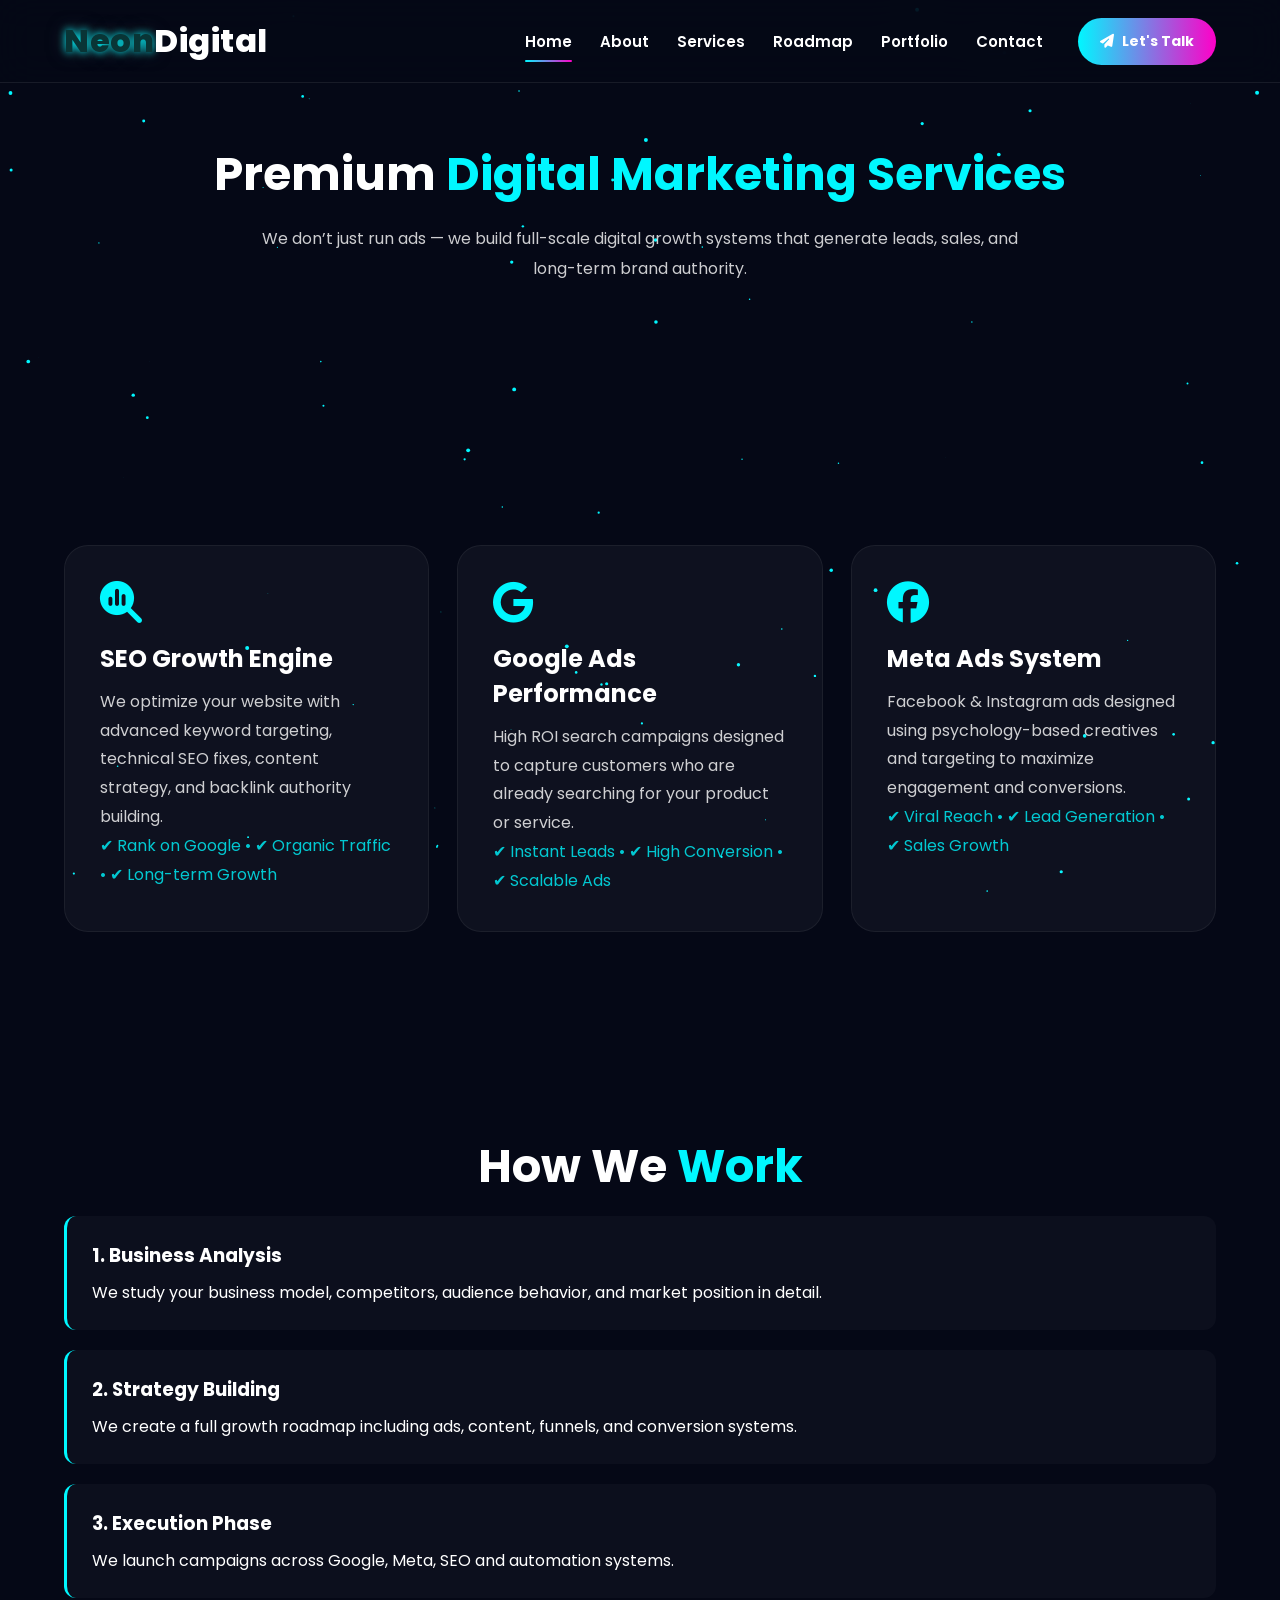
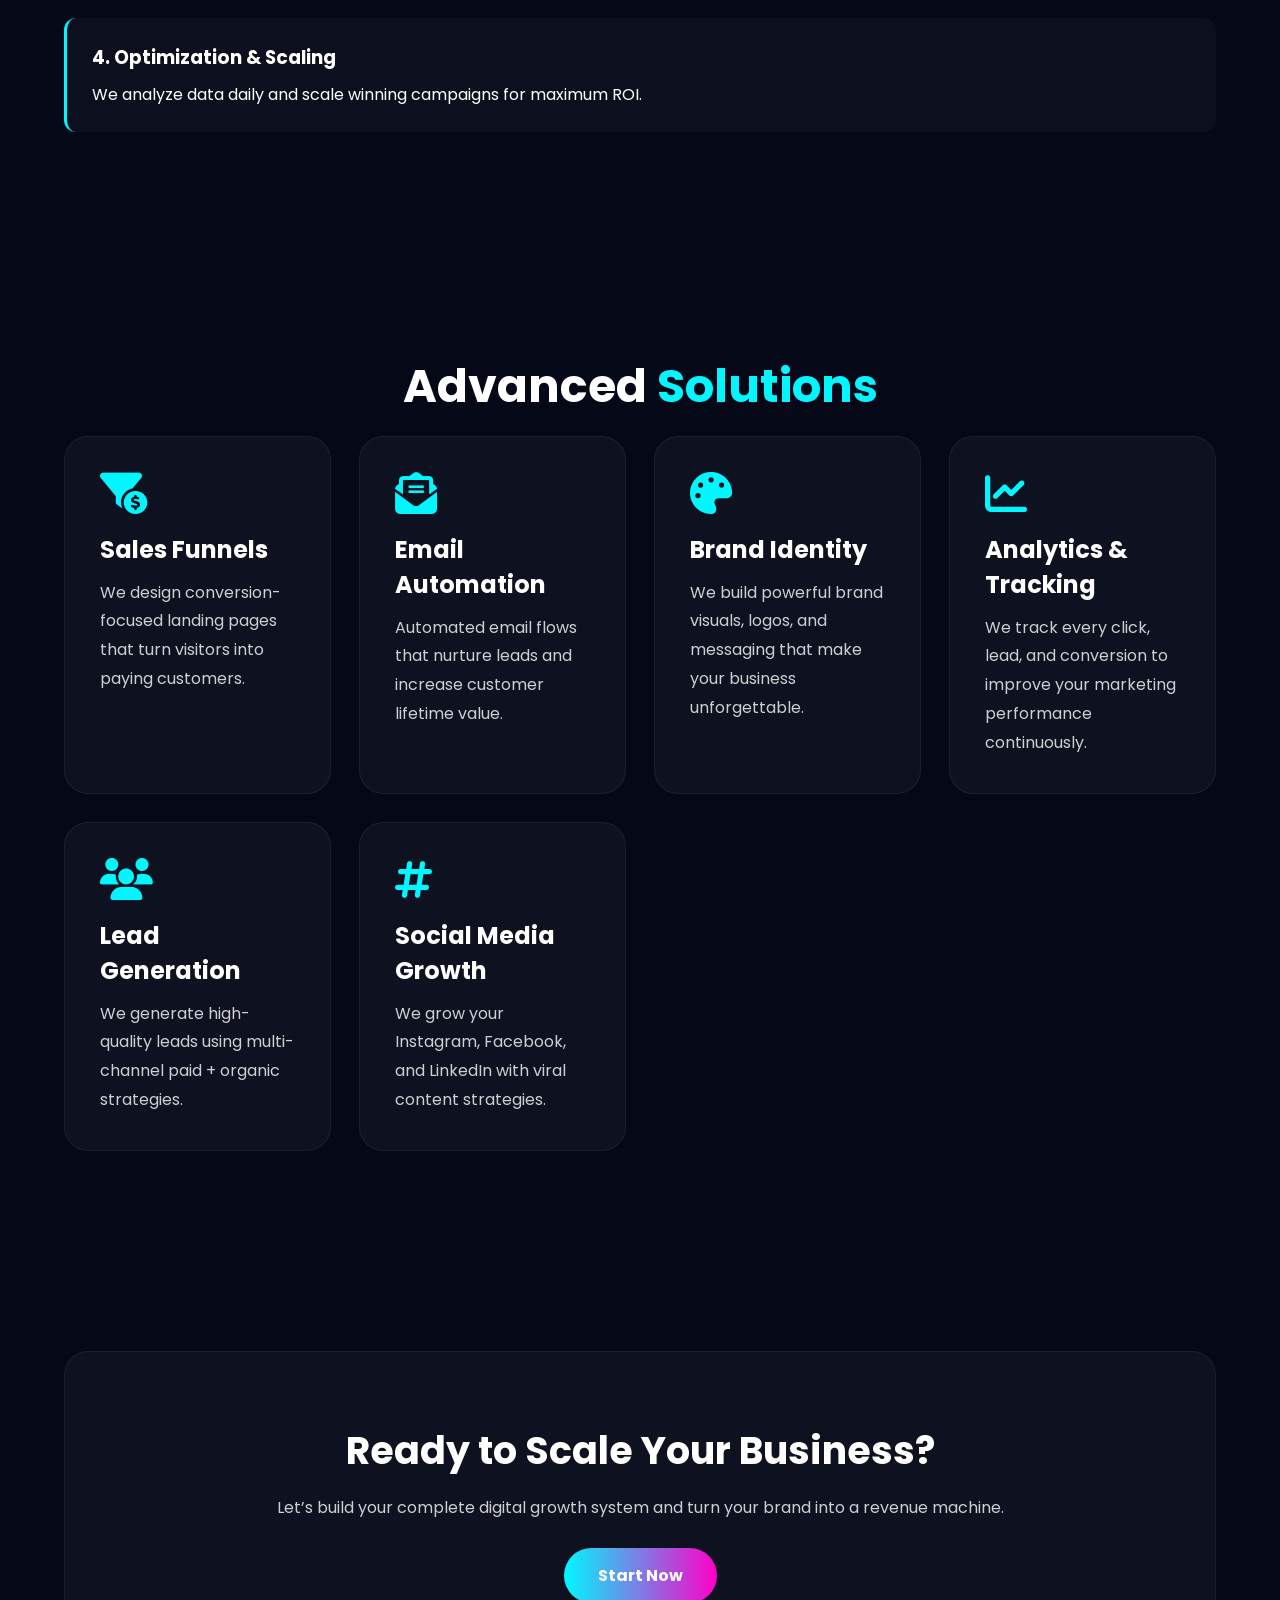
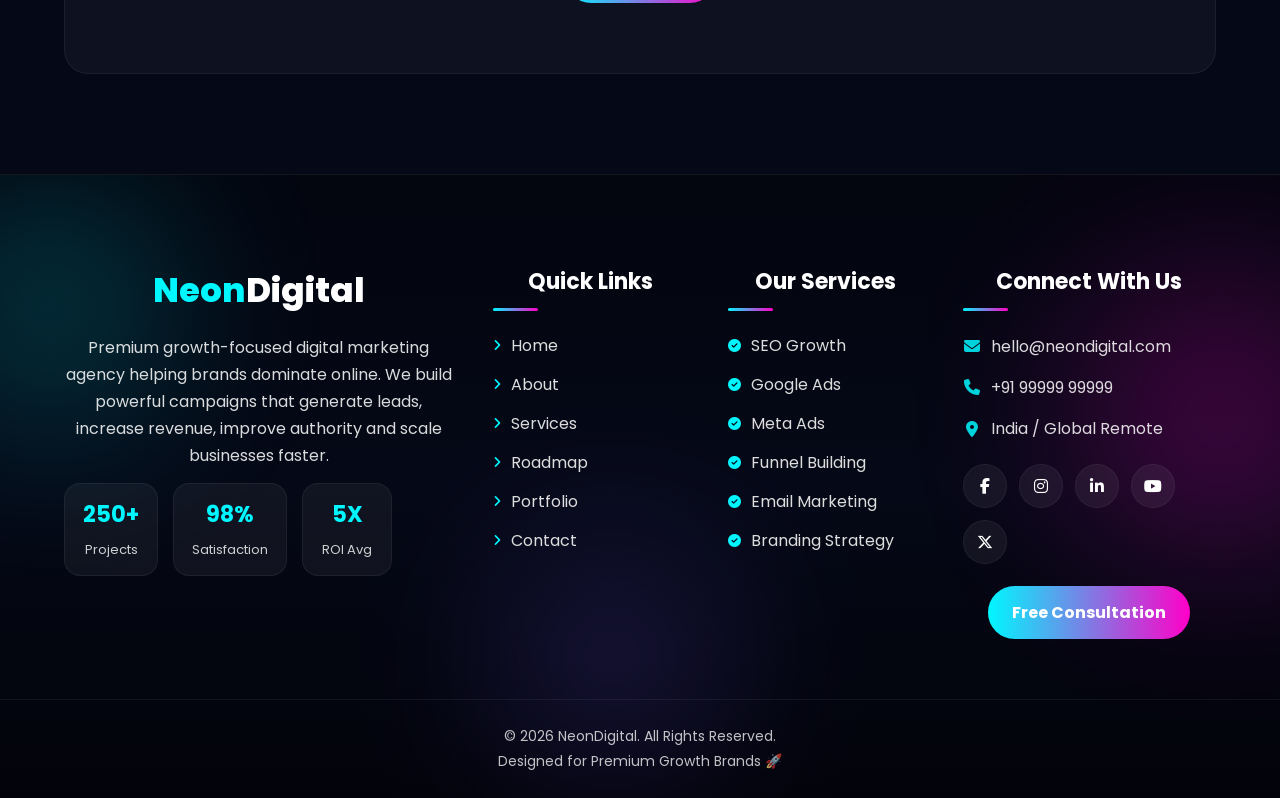
<file: services.html>
<!DOCTYPE html>
<html lang="en">
<head>
<meta charset="UTF-8">
<meta name="viewport" content="width=device-width, initial-scale=1.0">
<title>Services | NeonDigital</title>

<link rel="stylesheet" href="style.css">
<link rel="stylesheet" href="https://cdnjs.cloudflare.com/ajax/libs/font-awesome/6.5.0/css/all.min.css">

<style>
.fade-in{
opacity:0;
transform:translateY(25px);
animation:fadeIn .9s forwards;
}

@keyframes fadeIn{
to{
opacity:1;
transform:translateY(0);
}
}

.step{
padding:25px;
border-left:3px solid #00f7ff;
margin-bottom:20px;
background:rgba(255,255,255,0.03);
border-radius:12px;
}

.step h3{
margin-bottom:10px;
}

.highlight{
color:#00f7ff;
}

.grid-3{
grid-template-columns:repeat(auto-fit,minmax(260px,1fr));
}
</style>

</head>
<body>

<div id="header"></div>

<!-- HERO -->
<section style="padding-top:140px;">
<div class="container fade-in">

<h1 class="title">Premium <span>Digital Marketing Services</span></h1>

<p class="subtitle">
We don’t just run ads — we build full-scale digital growth systems that generate leads, sales, and long-term brand authority.
</p>

</div>
</section>

<!-- CORE SERVICES -->
<section>
<div class="container">

<div class="grid-3">

<div class="card fade-in">
<i class="fa-solid fa-magnifying-glass-chart"></i>
<h3>SEO Growth Engine</h3>
<p>
We optimize your website with advanced keyword targeting, technical SEO fixes,
content strategy, and backlink authority building.
</p>
<p class="highlight">✔ Rank on Google • ✔ Organic Traffic • ✔ Long-term Growth</p>
</div>

<div class="card fade-in">
<i class="fa-brands fa-google"></i>
<h3>Google Ads Performance</h3>
<p>
High ROI search campaigns designed to capture customers who are already
searching for your product or service.
</p>
<p class="highlight">✔ Instant Leads • ✔ High Conversion • ✔ Scalable Ads</p>
</div>

<div class="card fade-in">
<i class="fa-brands fa-facebook"></i>
<h3>Meta Ads System</h3>
<p>
Facebook & Instagram ads designed using psychology-based creatives
and targeting to maximize engagement and conversions.
</p>
<p class="highlight">✔ Viral Reach • ✔ Lead Generation • ✔ Sales Growth</p>
</div>

</div>

</div>
</section>

<!-- HOW WE WORK -->
<section>
<div class="container">

<h2 class="title">How We <span>Work</span></h2>

<div class="step fade-in">
<h3>1. Business Analysis</h3>
<p>We study your business model, competitors, audience behavior, and market position in detail.</p>
</div>

<div class="step fade-in">
<h3>2. Strategy Building</h3>
<p>We create a full growth roadmap including ads, content, funnels, and conversion systems.</p>
</div>

<div class="step fade-in">
<h3>3. Execution Phase</h3>
<p>We launch campaigns across Google, Meta, SEO and automation systems.</p>
</div>

<div class="step fade-in">
<h3>4. Optimization & Scaling</h3>
<p>We analyze data daily and scale winning campaigns for maximum ROI.</p>
</div>

</div>
</section>

<!-- MORE SERVICES -->
<section>
<div class="container">

<h2 class="title">Advanced <span>Solutions</span></h2>

<div class="grid-3">

<div class="card fade-in">
<i class="fa-solid fa-funnel-dollar"></i>
<h3>Sales Funnels</h3>
<p>
We design conversion-focused landing pages that turn visitors into paying customers.
</p>
</div>

<div class="card fade-in">
<i class="fa-solid fa-envelope-open-text"></i>
<h3>Email Automation</h3>
<p>
Automated email flows that nurture leads and increase customer lifetime value.
</p>
</div>

<div class="card fade-in">
<i class="fa-solid fa-palette"></i>
<h3>Brand Identity</h3>
<p>
We build powerful brand visuals, logos, and messaging that make your business unforgettable.
</p>
</div>

<div class="card fade-in">
<i class="fa-solid fa-chart-line"></i>
<h3>Analytics & Tracking</h3>
<p>
We track every click, lead, and conversion to improve your marketing performance continuously.
</p>
</div>

<div class="card fade-in">
<i class="fa-solid fa-users"></i>
<h3>Lead Generation</h3>
<p>
We generate high-quality leads using multi-channel paid + organic strategies.
</p>
</div>

<div class="card fade-in">
<i class="fa-solid fa-hashtag"></i>
<h3>Social Media Growth</h3>
<p>
We grow your Instagram, Facebook, and LinkedIn with viral content strategies.
</p>
</div>

</div>

</div>
</section>

<!-- CTA -->
<section>
<div class="container">

<div class="card fade-in" style="text-align:center;padding:70px;">
<h2 style="font-size:38px;margin-bottom:15px;">
Ready to Scale Your Business?
</h2>

<p style="opacity:.8;margin-bottom:25px;">
Let’s build your complete digital growth system and turn your brand into a revenue machine.
</p>

<a href="contact.html" class="btn">Start Now</a>

</div>

</div>
</section>

<div id="footer"></div>

<script src="script.js"></script>

</body>
</html>
</file>
<file: style.css>
/* GOOGLE FONT */
@import url('https://fonts.googleapis.com/css2?family=Poppins:wght@300;400;500;600;700;800&display=swap');

*{
margin:0;
padding:0;
box-sizing:border-box;
scroll-behavior:smooth;
font-family:'Poppins',sans-serif;
}

body{
background:#050816;
color:#fff;
overflow-x:hidden;
}

img{
max-width:100%;
display:block;
}

a{
text-decoration:none;
color:#fff;
}

ul{
list-style:none;
}

.container{
width:90%;
max-width:1400px;
margin:auto;
}


/* BUTTON */
.btn{
display:inline-block;
padding:15px 34px;
border-radius:40px;
font-weight:700;
background:linear-gradient(90deg,#00f7ff,#ff00c8);
transition:.4s;
}

.btn:hover{
transform:translateY(-6px);
box-shadow:0 12px 25px rgba(255,0,200,.35);
}

/* HERO */
.hero{
min-height:100vh;
display:flex;
align-items:center;
padding-top:100px;
background:
radial-gradient(circle at top left,#1b1140,transparent 35%),
radial-gradient(circle at bottom right,#3d0030,transparent 35%),
#050816;
}

.hero-grid{
display:grid;
grid-template-columns:1.2fr 1fr;
gap:60px;
align-items:center;
}

.hero h1{
font-size:68px;
line-height:1.1;
margin-bottom:20px;
}

.hero h1 span{
background:linear-gradient(90deg,#00f7ff,#ff00c8);
-webkit-background-clip:text;
-webkit-text-fill-color:transparent;
}

.hero p{
font-size:18px;
line-height:1.9;
opacity:.9;
margin-bottom:30px;
max-width:650px;
}

.hero-card{
padding:40px;
border-radius:28px;
background:rgba(255,255,255,.05);
border:1px solid rgba(255,255,255,.06);
backdrop-filter:blur(14px);
box-shadow:0 0 35px rgba(0,247,255,.12);
animation:float 4s ease-in-out infinite;
}

.hero-card h3{
font-size:28px;
margin-bottom:15px;
}

.hero-card p{
margin-bottom:20px;
}

@keyframes float{
50%{transform:translateY(-14px);}
}

/* SECTION */
section{
padding:100px 0;
}

.title{
text-align:center;
font-size:44px;
margin-bottom:15px;
}

.title span{
color:#00f7ff;
}

.subtitle{
max-width:760px;
margin:auto;
text-align:center;
opacity:.8;
line-height:1.9;
margin-bottom:55px;
}

/* GRID */
.grid-3{
display:grid;
grid-template-columns:repeat(3,1fr);
gap:28px;
}

.grid-2{
display:grid;
grid-template-columns:repeat(2,1fr);
gap:30px;
}

/* CARD */
.card{
background:rgba(255,255,255,.04);
padding:35px;
border-radius:22px;
border:1px solid rgba(255,255,255,.06);
transition:.4s;
}

.card:hover{
transform:translateY(-10px);
box-shadow:0 0 30px rgba(255,0,200,.20);
}

.card i{
font-size:40px;
margin-bottom:20px;
color:#00f7ff;
}

.card h3{
font-size:24px;
margin-bottom:12px;
}

.card p{
opacity:.85;
line-height:1.8;
}

/* COUNTER */
.stats{
display:grid;
grid-template-columns:repeat(4,1fr);
gap:20px;
margin-top:50px;
}

.stat{
text-align:center;
padding:30px;
border-radius:20px;
background:rgba(255,255,255,.04);
}

.stat h2{
font-size:42px;
color:#00f7ff;
margin-bottom:8px;
}

/* FORM */
input,textarea{
width:100%;
padding:16px;
border:none;
outline:none;
margin-bottom:18px;
border-radius:12px;
background:rgba(255,255,255,.06);
color:#fff;
}

/* FOOTER */
footer{
padding:70px 0 30px;
background:#02040d;
border-top:1px solid rgba(255,255,255,.06);
text-align:center;
}

footer h2{
font-size:32px;
margin-bottom:12px;
}

footer p{
opacity:.8;
margin-bottom:20px;
}

.social{
display:flex;
justify-content:center;
gap:18px;
margin-top:20px;
}

.social a{
width:46px;
height:46px;
border-radius:50%;
display:flex;
align-items:center;
justify-content:center;
background:rgba(255,255,255,.06);
transition:.3s;
}

.main-header{
  position:fixed;
  top:0;
  left:0;
  width:100%;
  z-index:999;
  background:rgba(5,8,22,.75);
  backdrop-filter:blur(18px);
  border-bottom:1px solid rgba(255,255,255,.08);
  transition:.4s ease;
}

.main-header.scrolled{
  background:rgba(5,8,22,.95);
  box-shadow:0 10px 30px rgba(0,0,0,.35);
}

.nav-wrap{
  display:flex;
  justify-content:space-between;
  align-items:center;
  min-height:82px;
}

/* LOGO */

.logo{
  font-size:32px;
  font-weight:800;
  color:#fff;
  letter-spacing:.5px;
  transition:.4s;
}

.logo span{
  color:#093536;
}

.logo-glow{
  text-shadow:0 0 8px #00f7ff,
              0 0 18px #303839;
}

.logo:hover{
  transform:scale(1.05);
}

/* NAV */

.navbar{
  display:flex;
  align-items:center;
  gap:35px;
}

.nav-links{
  display:flex;
  align-items:center;
  gap:28px;
}

.nav-links li{
  list-style:none;
}

.nav-links a{
  position:relative;
  font-size:15px;
  font-weight:600;
  color:#fff;
  transition:.3s;
  padding:6px 0;
}

.nav-links a::after{
  content:'';
  position:absolute;
  left:0;
  bottom:-4px;
  width:0%;
  height:2px;
  border-radius:20px;
  background:linear-gradient(90deg,#00f7ff,#ff00c8);
  transition:.35s;
}

.nav-links a:hover::after,
.nav-links a.active::after{
  width:100%;
}

.nav-links a:hover{
  color:#00f7ff;
}

/* CTA */

.nav-btn{
  display:flex;
  align-items:center;
  gap:8px;
  padding:13px 22px;
  border-radius:50px;
  background:linear-gradient(90deg,#00f7ff,#ff00c8);
  color:#fff;
  font-size:14px;
  font-weight:700;
  transition:.35s;
}

.nav-btn:hover{
  transform:translateY(-4px);
  box-shadow:0 12px 25px rgba(255,0,200,.35);
}

/* MENU BUTTON */

.menu-btn{
  width:48px;
  height:48px;
  border:none;
  outline:none;
  cursor:pointer;
  display:none;
  border-radius:12px;
  background:rgba(255,255,255,.06);
  flex-direction:column;
  justify-content:center;
  align-items:center;
  gap:5px;
}

.menu-btn span{
  width:24px;
  height:2px;
  background:#fff;
  transition:.3s;
}

/* MOBILE MENU */

.mobile-menu{
  max-height:0;
  overflow:hidden;
  background:#08101f;
  transition:.45s ease;
  display:none;
  flex-direction:column;
  padding:0 20px;
}

.mobile-menu.show{
  display: flex;
  flex-direction: column;
  max-height:500px;
  padding:15px 20px 25px;
  border-top:1px solid rgba(255,255,255,.06);
}

.mobile-menu a{
  color:#fff;
  padding:14px 0;
  border-bottom:1px solid rgba(255,255,255,.05);
  font-weight:600;
  transition:.3s;
}

.mobile-menu a:hover{
  color:#00f7ff;
  padding-left:8px;
}

.mobile-btn{
  margin-top:18px;
  text-align:center;
  border:none !important;
  padding:14px !important;
  border-radius:50px;
  background:linear-gradient(90deg,#00f7ff,#ff00c8);
}

/* RESPONSIVE */

@media(max-width:1100px){

  .navbar{
    display:none;
  }

  .menu-btn{
    display:flex;
  }

}

@media(max-width:600px){

  .logo{
    font-size:26px;
  }

  .nav-wrap{
    min-height:74px;
  }

}

/* HERO */

.hero{
min-height:100vh;
display:flex;
align-items:center;
padding-top:100px;
background:
radial-gradient(circle at top left,#1c1146,transparent 35%),
radial-gradient(circle at bottom right,#440032,transparent 35%),
#050816;
}

.hero-grid{
display:grid;
grid-template-columns:1.2fr 1fr;
gap:60px;
align-items:center;
}

.hero h1{
font-size:68px;
line-height:1.1;
margin-bottom:20px;
}

.hero h1 span{
background:linear-gradient(90deg,#00f7ff,#ff00c8);
-webkit-background-clip:text;
-webkit-text-fill-color:transparent;
}

.hero p{
font-size:18px;
line-height:1.9;
opacity:.9;
margin-bottom:30px;
}

.btn{
display:inline-block;
padding:15px 34px;
border-radius:40px;
background:linear-gradient(90deg,#00f7ff,#ff00c8);
font-weight:700;
}

.hero-box{
padding:35px;
border-radius:24px;
background:rgba(255,255,255,.05);
border:1px solid rgba(255,255,255,.06);
}

/* FOOTER */

.main-footer{
position:relative;
padding:90px 0 0;
background:linear-gradient(180deg,#03050f,#050816,#02030a);
overflow:hidden;
border-top:1px solid rgba(255,255,255,.08);
}

/* Animated Glows */

.footer-glow{
position:absolute;
border-radius:50%;
filter:blur(90px);
opacity:.25;
animation:floatGlow 8s infinite ease-in-out;
}

.glow-1{
width:220px;
height:220px;
background:#00f7ff;
top:20px;
left:-60px;
}

.glow-2{
width:280px;
height:280px;
background:#ff00c8;
right:-80px;
top:100px;
animation-delay:2s;
}

.glow-3{
width:200px;
height:200px;
background:#7a5cff;
bottom:40px;
left:40%;
animation-delay:4s;
}

@keyframes floatGlow{
50%{
transform:translateY(-30px) scale(1.08);
}
}

/* Grid */

.footer-grid{
position:relative;
z-index:2;
display:grid;
grid-template-columns:2fr 1fr 1fr 1.3fr;
gap:40px;
padding-bottom:60px;
}

/* Columns */

.footer-col h3{
font-size:22px;
margin-bottom:22px;
color:#fff;
position:relative;
}

.footer-col h3::after{
content:"";
display:block;
width:45px;
height:3px;
margin-top:10px;
background:linear-gradient(90deg,#00f7ff,#ff00c8);
border-radius:10px;
}

.foot-logo{
font-size:34px;
margin-bottom:18px;
font-weight:800;
}

.foot-logo span{
color:#00f7ff;
}

.footer-desc{
line-height:1.9;
opacity:.85;
margin-bottom:28px;
max-width:420px;
}

/* Stats */

.footer-stats{
display:flex;
gap:15px;
flex-wrap:wrap;
}

.mini-stat{
padding:14px 18px;
border-radius:16px;
background:rgba(255,255,255,.05);
border:1px solid rgba(255,255,255,.06);
min-width:90px;
text-align:center;
transition:.3s;
}

.mini-stat:hover{
transform:translateY(-5px);
box-shadow:0 0 18px rgba(0,247,255,.2);
}

.mini-stat h4{
font-size:22px;
color:#00f7ff;
margin-bottom:5px;
}

.mini-stat span{
font-size:13px;
opacity:.8;
}

/* Links */

.footer-links{
display:flex;
flex-direction:column;
gap:14px;
}

.footer-links a{
color:#ddd;
transition:.3s;
display:flex;
align-items:center;
gap:10px;
}

.footer-links a i{
color:#00f7ff;
font-size:13px;
}

.footer-links a:hover{
transform:translateX(8px);
color:#fff;
}

/* Contact */

.footer-col p{
margin-bottom:14px;
opacity:.85;
line-height:1.7;
display:flex;
align-items:center;
gap:10px;
}

.footer-col p i{
color:#00f7ff;
min-width:18px;
}

/* Social */

.socials{
display:flex;
gap:12px;
margin:22px 0;
flex-wrap:wrap;
}

.socials a{
width:44px;
height:44px;
border-radius:50%;
display:flex;
align-items:center;
justify-content:center;
background:rgba(255,255,255,.06);
color:#fff;
transition:.35s;
border:1px solid rgba(255,255,255,.05);
}

.socials a:hover{
transform:translateY(-6px) rotate(8deg);
background:linear-gradient(90deg,#00f7ff,#ff00c8);
box-shadow:0 0 20px rgba(255,0,200,.25);
}

/* CTA Button */

.footer-btn{
display:inline-block;
padding:14px 24px;
border-radius:40px;
font-weight:700;
background:linear-gradient(90deg,#00f7ff,#ff00c8);
transition:.35s;
}

.footer-btn:hover{
transform:translateY(-5px);
box-shadow:0 12px 24px rgba(255,0,200,.25);
}

/* Bottom */

.copyright{
border-top:1px solid rgba(255,255,255,.06);
padding:22px 15px;
text-align:center;
position:relative;
z-index:2;
}

.copyright p{
margin:4px 0;
opacity:.75;
font-size:14px;
}

/* =============================
   RESPONSIVE
============================= */

@media(max-width:1100px){

.footer-grid{
grid-template-columns:1fr 1fr;
gap:35px;
}

}

@media(max-width:768px){

.main-footer{
padding-top:70px;
}

.footer-grid{
grid-template-columns:1fr;
gap:35px;
text-align:left;
}

.footer-desc{
max-width:100%;
}

.footer-stats{
justify-content:flex-start;
}

.socials{
justify-content:flex-start;
}

.foot-logo{
font-size:30px;
}

.footer-col h3{
font-size:20px;
}

}

@media(max-width:480px){

.footer-stats{
flex-direction:column;
}

.mini-stat{
width:100%;
}

.socials a{
width:42px;
height:42px;
}

.footer-btn{
width:100%;
text-align:center;
}

.copyright p{
font-size:13px;
}

}

/* COMMON */

section{
padding:100px 0;
}

.title{
font-size:46px;
text-align:center;
margin-bottom:15px;
}

.title span{
color:#00f7ff;
}

.subtitle{
text-align:center;
max-width:760px;
margin:auto;
opacity:.8;
line-height:1.9;
margin-bottom:60px;
}

.grid-3{
display:grid;
grid-template-columns:repeat(3,1fr);
gap:28px;
}

.card{
padding:35px;
border-radius:24px;
background:rgba(255,255,255,.04);
border:1px solid rgba(255,255,255,.06);
}

.card i{
font-size:42px;
color:#00f7ff;
margin-bottom:18px;
}

.card h3{
margin-bottom:12px;
font-size:24px;
}

.card p{
opacity:.8;
line-height:1.8;
}

/* RESPONSIVE */

@media(max-width:1100px){

.hero-grid,
.footer-grid,
.grid-3{
grid-template-columns:1fr;
}

.nav-links,
.nav-btn{
display:none;
}

.menu-btn{
display:flex;
}

.hero h1{
font-size:48px;
}

}

.social a:hover{
background:linear-gradient(90deg,#00f7ff,#ff00c8);
transform:translateY(-5px);
}

/* RESPONSIVE */
@media(max-width:1100px){
.hero-grid,
.grid-3,
.grid-2,
.stats{
grid-template-columns:1fr;
}
.hero h1{
font-size:48px;
}
nav ul{
display:none;
}
}

/* ANIMATION EFFECT */
.reveal{
opacity:999;
transform:translateY(40px);
transition:all .8s ease;
}

.reveal.active{
opacity:1;
transform:translateY(0);
}

/* MOBILE IMPROVEMENT */
@media(max-width:768px){
.card{
padding:25px;
}

.title{
font-size:32px;
}

.subtitle{
font-size:14px;
}

.grid-3{
grid-template-columns:1fr;
}
}

.menu-btn.active span:nth-child(1){
  transform: rotate(45deg) translate(5px,5px);
}
.menu-btn.active span:nth-child(2){
  opacity: 0;
}
.menu-btn.active span:nth-child(3){
  transform: rotate(-45deg) translate(6px,-6px);
}
</file>
